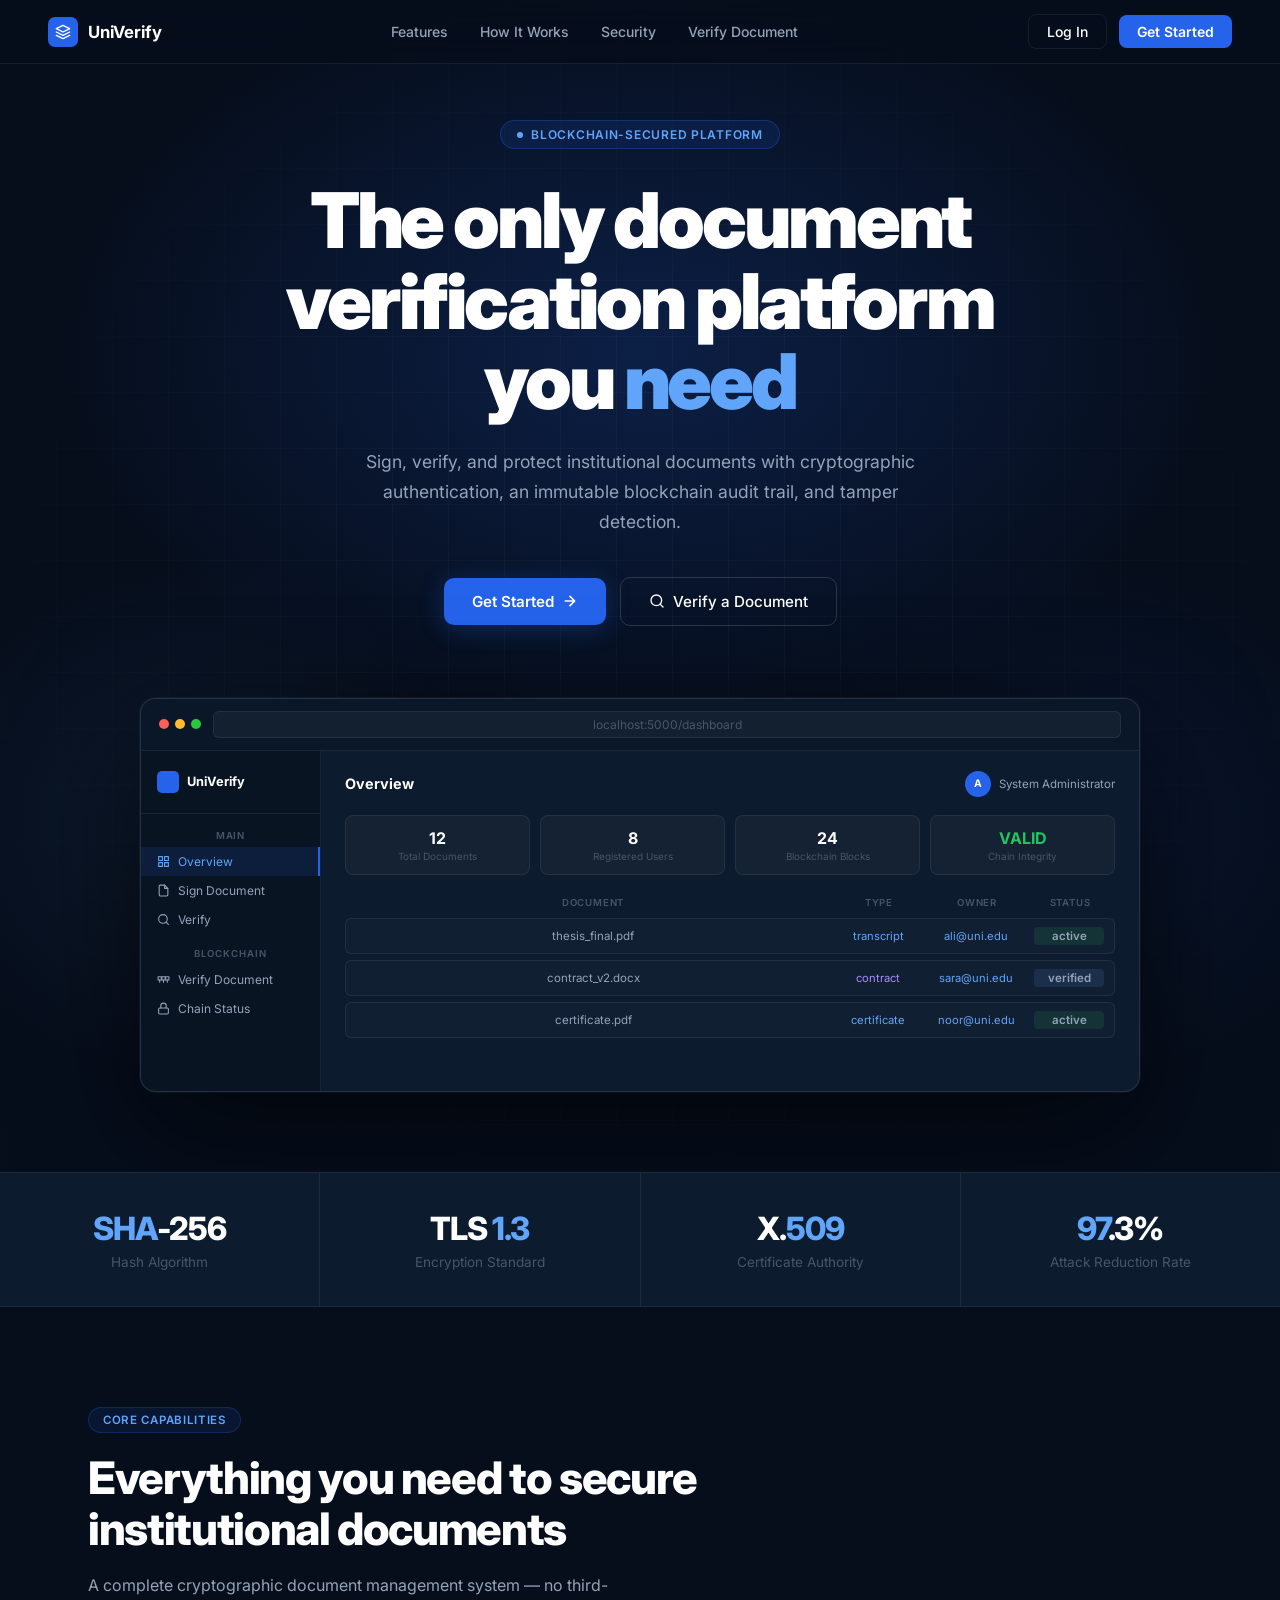
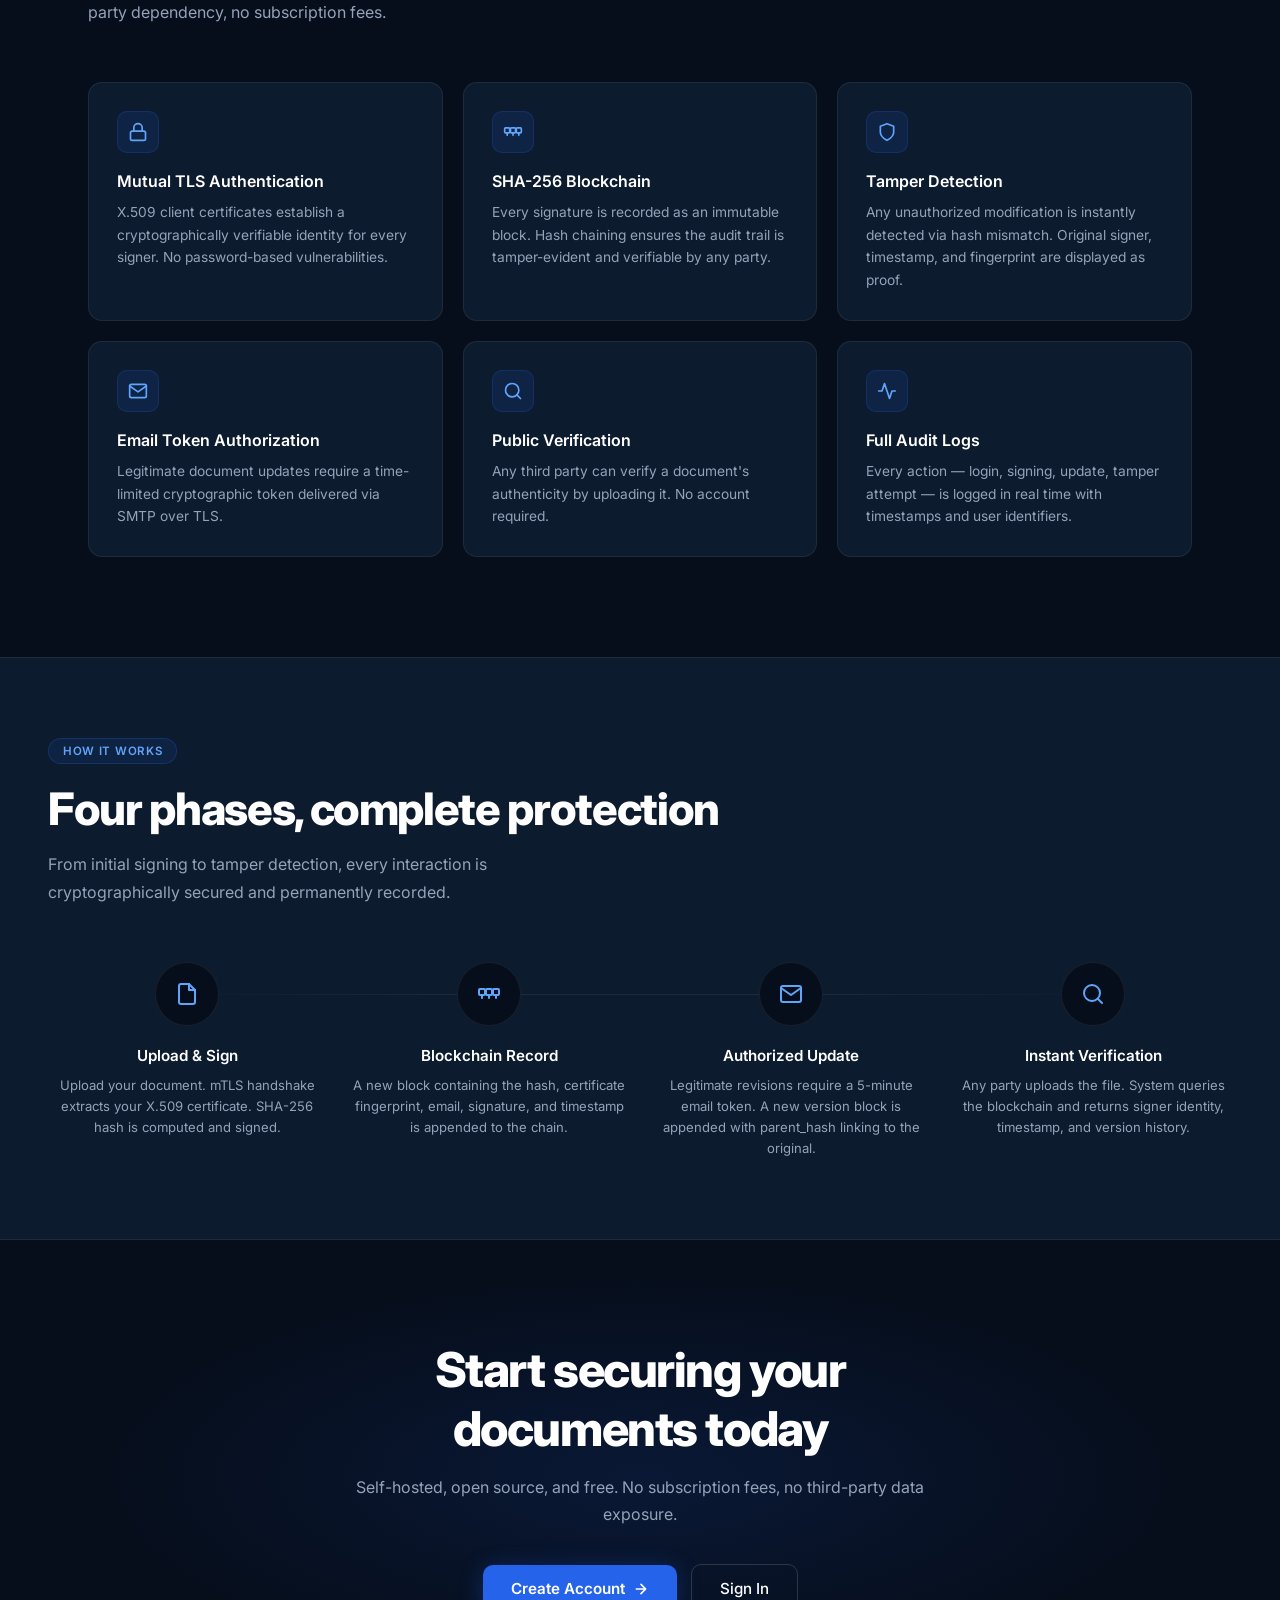
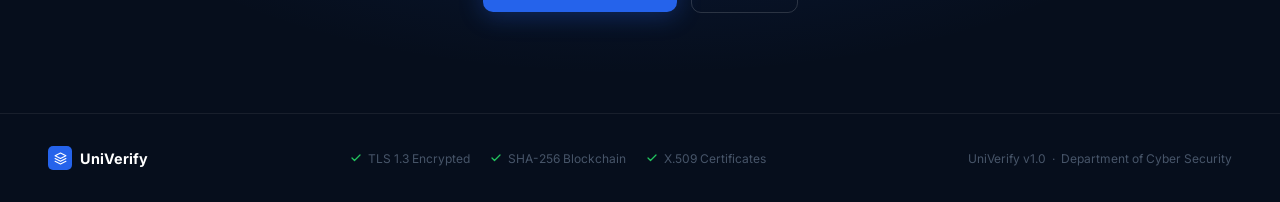
<file: templates/index.html>
<!DOCTYPE html>
<html lang="en">
<head>
    <meta charset="UTF-8">
    <meta name="viewport" content="width=device-width, initial-scale=1.0">
    <title>UniVerify — Blockchain Document Verification</title>
    <link href="https://fonts.googleapis.com/css2?family=Inter:wght@300;400;500;600;700;800;900&display=swap" rel="stylesheet">
    <style>
        :root {
            --bg:#060e1c;--bg-card:#0d1b2e;--border:rgba(255,255,255,0.07);
            --accent:#2563eb;--accent-2:#1d4ed8;--accent-glow:rgba(37,99,235,0.3);
            --text-1:#ffffff;--text-2:#94a3b8;--text-3:#475569;--success:#22c55e;
        }
        *,*::before,*::after{box-sizing:border-box;margin:0;padding:0;}
        html{scroll-behavior:smooth;}
        body{background:var(--bg);font-family:'Inter',sans-serif;color:var(--text-1);overflow-x:hidden;}
        nav{position:fixed;top:0;left:0;right:0;z-index:100;display:flex;align-items:center;justify-content:space-between;padding:0 48px;height:64px;background:rgba(6,14,28,0.85);backdrop-filter:blur(20px);border-bottom:1px solid var(--border);transition:background 0.3s;}
        .nav-brand{display:flex;align-items:center;gap:10px;text-decoration:none;}
        .nav-logo{width:30px;height:30px;background:var(--accent);border-radius:7px;display:flex;align-items:center;justify-content:center;}
        .nav-logo svg{width:16px;height:16px;color:#fff;}
        .nav-name{font-size:1.05rem;font-weight:700;color:var(--text-1);letter-spacing:-0.01em;}
        .nav-links{display:flex;align-items:center;gap:32px;}
        .nav-links a{font-size:0.875rem;font-weight:500;color:var(--text-2);text-decoration:none;transition:color 0.15s;}
        .nav-links a:hover{color:var(--text-1);}
        .nav-actions{display:flex;align-items:center;gap:12px;}
        .btn-ghost{background:transparent;border:1px solid var(--border);color:var(--text-1);border-radius:8px;padding:8px 18px;font-size:0.875rem;font-weight:500;font-family:'Inter',sans-serif;cursor:pointer;text-decoration:none;display:inline-flex;align-items:center;transition:all 0.15s;}
        .btn-ghost:hover{border-color:rgba(255,255,255,0.2);background:rgba(255,255,255,0.04);}
        .btn-nav-cta{background:var(--accent);color:#fff;border:none;border-radius:8px;padding:8px 18px;font-size:0.875rem;font-weight:600;font-family:'Inter',sans-serif;cursor:pointer;text-decoration:none;display:inline-flex;align-items:center;transition:background 0.15s;}
        .btn-nav-cta:hover{background:var(--accent-2);}
        .hero{min-height:100vh;display:flex;flex-direction:column;align-items:center;justify-content:center;text-align:center;padding:120px 24px 80px;position:relative;overflow:hidden;}
        .hero-bg{position:absolute;inset:0;background:radial-gradient(ellipse 70% 50% at 50% 30%,rgba(37,99,235,0.2) 0%,transparent 65%),radial-gradient(ellipse 40% 40% at 15% 70%,rgba(96,165,250,0.08) 0%,transparent 55%),radial-gradient(ellipse 40% 40% at 85% 70%,rgba(37,99,235,0.08) 0%,transparent 55%);}
        .hero-grid{position:absolute;inset:0;background-image:linear-gradient(rgba(255,255,255,0.025) 1px,transparent 1px),linear-gradient(90deg,rgba(255,255,255,0.025) 1px,transparent 1px);background-size:56px 56px;mask-image:radial-gradient(ellipse 80% 80% at 50% 50%,black 30%,transparent 80%);}
        .hero-content{position:relative;z-index:1;max-width:820px;}
        .hero-badge{display:inline-flex;align-items:center;gap:8px;background:rgba(37,99,235,0.12);border:1px solid rgba(37,99,235,0.3);border-radius:20px;padding:6px 16px;font-size:0.75rem;font-weight:600;color:#60a5fa;letter-spacing:0.06em;text-transform:uppercase;margin-bottom:32px;animation:fadeUp 0.6s 0.1s ease both;}
        .badge-dot{width:6px;height:6px;border-radius:50%;background:#60a5fa;animation:pulse 2s infinite;}
        @keyframes pulse{0%,100%{opacity:1}50%{opacity:0.3}}
        .hero-heading{font-size:clamp(2.8rem,6vw,5rem);font-weight:900;line-height:1.05;letter-spacing:-0.04em;color:var(--text-1);margin-bottom:24px;animation:fadeUp 0.6s 0.2s ease both;}
        .hero-heading .blue{color:#60a5fa;}
        .hero-sub{font-size:1.1rem;color:var(--text-2);line-height:1.7;max-width:560px;margin:0 auto 40px;animation:fadeUp 0.6s 0.3s ease both;}
        .hero-actions{display:flex;align-items:center;justify-content:center;gap:14px;flex-wrap:wrap;animation:fadeUp 0.6s 0.4s ease both;}
        .btn-cta{background:var(--accent);color:#fff;border:none;border-radius:10px;padding:14px 28px;font-size:0.95rem;font-weight:600;font-family:'Inter',sans-serif;cursor:pointer;text-decoration:none;display:inline-flex;align-items:center;gap:8px;transition:all 0.15s;box-shadow:0 4px 24px var(--accent-glow);}
        .btn-cta:hover{background:var(--accent-2);transform:translateY(-1px);}
        .btn-cta svg{width:16px;height:16px;}
        .btn-outline{background:transparent;color:var(--text-1);border:1px solid rgba(255,255,255,0.15);border-radius:10px;padding:14px 28px;font-size:0.95rem;font-weight:500;font-family:'Inter',sans-serif;cursor:pointer;text-decoration:none;display:inline-flex;align-items:center;gap:8px;transition:all 0.15s;}
        .btn-outline:hover{border-color:rgba(255,255,255,0.3);background:rgba(255,255,255,0.04);}
        .mockup-wrap{position:relative;z-index:1;margin-top:72px;width:100%;max-width:1000px;animation:fadeUp 0.7s 0.5s ease both;}
        .mockup-glow{position:absolute;inset:-40px;background:radial-gradient(ellipse 60% 40% at 50% 50%,rgba(37,99,235,0.15) 0%,transparent 70%);pointer-events:none;}
        .mockup-frame{background:var(--bg-card);border:1px solid rgba(255,255,255,0.1);border-radius:16px;overflow:hidden;box-shadow:0 40px 120px rgba(0,0,0,0.6),0 0 0 1px rgba(255,255,255,0.05);position:relative;}
        .mockup-bar{background:#0a1728;border-bottom:1px solid var(--border);padding:12px 18px;display:flex;align-items:center;gap:12px;}
        .mockup-dots{display:flex;gap:6px;}
        .mockup-dot{width:10px;height:10px;border-radius:50%;}
        .mockup-url{flex:1;background:rgba(255,255,255,0.04);border:1px solid var(--border);border-radius:6px;padding:5px 12px;font-size:0.75rem;color:var(--text-3);text-align:center;}
        .mockup-body{padding:0;display:grid;grid-template-columns:180px 1fr;min-height:340px;}
        .mock-sidebar{background:#091423;border-right:1px solid var(--border);padding:20px 0;}
        .mock-sidebar-brand{display:flex;align-items:center;gap:8px;padding:0 16px 20px;border-bottom:1px solid var(--border);margin-bottom:16px;}
        .mock-sidebar-logo{width:22px;height:22px;background:var(--accent);border-radius:5px;}
        .mock-sidebar-name{font-size:0.8rem;font-weight:700;color:var(--text-1);}
        .mock-nav-label{font-size:0.6rem;font-weight:600;color:var(--text-3);text-transform:uppercase;letter-spacing:0.1em;padding:0 16px;margin-bottom:6px;margin-top:14px;}
        .mock-nav-item{display:flex;align-items:center;gap:8px;padding:7px 16px;font-size:0.75rem;color:var(--text-2);}
        .mock-nav-item.active{background:rgba(37,99,235,0.12);color:#60a5fa;border-right:2px solid var(--accent);}
        .mock-nav-item svg{width:13px;height:13px;flex-shrink:0;}
        .mock-main{padding:20px 24px;}
        .mock-header{display:flex;align-items:center;justify-content:space-between;margin-bottom:18px;}
        .mock-title{font-size:0.9rem;font-weight:700;color:var(--text-1);}
        .mock-avatar{width:26px;height:26px;border-radius:50%;background:var(--accent);display:flex;align-items:center;justify-content:center;font-size:0.65rem;font-weight:700;}
        .mock-user{display:flex;align-items:center;gap:8px;}
        .mock-username{font-size:0.72rem;color:var(--text-2);}
        .mock-stats{display:grid;grid-template-columns:repeat(4,1fr);gap:10px;margin-bottom:16px;}
        .mock-stat{background:rgba(255,255,255,0.03);border:1px solid var(--border);border-radius:8px;padding:12px;}
        .mock-stat-val{font-size:1rem;font-weight:700;color:var(--text-1);margin-bottom:2px;}
        .mock-stat-val.green{color:var(--success);}
        .mock-stat-lbl{font-size:0.62rem;color:var(--text-3);}
        .mock-table-head{display:grid;grid-template-columns:1fr 80px 100px 70px;gap:8px;padding:6px 10px;margin-bottom:4px;}
        .mock-table-head span{font-size:0.6rem;font-weight:600;color:var(--text-3);text-transform:uppercase;letter-spacing:0.08em;}
        .mock-row{display:grid;grid-template-columns:1fr 80px 100px 70px;gap:8px;padding:8px 10px;background:rgba(255,255,255,0.02);border:1px solid var(--border);border-radius:6px;margin-bottom:6px;align-items:center;}
        .mock-row span{font-size:0.72rem;color:var(--text-2);}
        .mock-badge{font-size:0.6rem;font-weight:600;padding:2px 8px;border-radius:4px;display:inline-block;}
        .badge-active{background:rgba(34,197,94,0.12);color:var(--success);}
        .badge-blue{background:rgba(96,165,250,0.12);color:#60a5fa;}
        .stats-bar{display:flex;justify-content:center;border-top:1px solid var(--border);border-bottom:1px solid var(--border);background:var(--bg-card);}
        .stat-item{flex:1;text-align:center;padding:36px 24px;border-right:1px solid var(--border);}
        .stat-item:last-child{border-right:none;}
        .stat-number{font-size:2rem;font-weight:800;color:var(--text-1);letter-spacing:-0.03em;margin-bottom:6px;}
        .stat-number .blue{color:#60a5fa;}
        .stat-desc{font-size:0.85rem;color:var(--text-3);}
        .section{padding:100px 48px;max-width:1200px;margin:0 auto;}
        .section-eyebrow{display:inline-flex;align-items:center;gap:7px;background:rgba(37,99,235,0.1);border:1px solid rgba(37,99,235,0.25);border-radius:20px;padding:5px 14px;font-size:0.72rem;font-weight:600;color:#60a5fa;letter-spacing:0.06em;text-transform:uppercase;margin-bottom:20px;}
        .section-heading{font-size:clamp(1.8rem,3.5vw,2.8rem);font-weight:800;letter-spacing:-0.03em;color:var(--text-1);margin-bottom:16px;line-height:1.15;}
        .section-sub{font-size:1rem;color:var(--text-2);line-height:1.7;max-width:520px;margin-bottom:56px;}
        .features-grid{display:grid;grid-template-columns:repeat(3,1fr);gap:20px;}
        .feat-card{background:var(--bg-card);border:1px solid var(--border);border-radius:14px;padding:28px;transition:border-color 0.2s,transform 0.2s;}
        .feat-card:hover{border-color:rgba(37,99,235,0.4);transform:translateY(-3px);}
        .feat-icon{width:42px;height:42px;background:rgba(37,99,235,0.12);border:1px solid rgba(37,99,235,0.2);border-radius:10px;display:flex;align-items:center;justify-content:center;margin-bottom:18px;}
        .feat-icon svg{width:20px;height:20px;color:#60a5fa;}
        .feat-title{font-size:1rem;font-weight:600;color:var(--text-1);margin-bottom:10px;}
        .feat-desc{font-size:0.86rem;color:var(--text-2);line-height:1.65;}
        .how-section{padding:80px 48px;background:var(--bg-card);border-top:1px solid var(--border);border-bottom:1px solid var(--border);}
        .how-inner{max-width:1200px;margin:0 auto;}
        .steps-grid{display:grid;grid-template-columns:repeat(4,1fr);gap:24px;margin-top:56px;position:relative;}
        .steps-grid::before{content:'';position:absolute;top:32px;left:10%;right:10%;height:1px;background:linear-gradient(90deg,transparent,var(--border),var(--border),transparent);}
        .step-card{text-align:center;}
        .step-num{width:64px;height:64px;border-radius:50%;background:var(--bg);border:1px solid var(--border);display:flex;align-items:center;justify-content:center;margin:0 auto 20px;position:relative;z-index:1;}
        .step-num svg{width:24px;height:24px;color:#60a5fa;}
        .step-title{font-size:0.95rem;font-weight:600;color:var(--text-1);margin-bottom:10px;}
        .step-desc{font-size:0.82rem;color:var(--text-2);line-height:1.6;}
        .cta-section{padding:100px 48px;text-align:center;position:relative;overflow:hidden;}
        .cta-section::before{content:'';position:absolute;inset:0;background:radial-gradient(ellipse 60% 60% at 50% 50%,rgba(37,99,235,0.12) 0%,transparent 70%);}
        .cta-inner{position:relative;z-index:1;max-width:600px;margin:0 auto;}
        .cta-heading{font-size:clamp(2rem,4vw,3rem);font-weight:800;letter-spacing:-0.03em;margin-bottom:16px;}
        .cta-sub{font-size:1rem;color:var(--text-2);margin-bottom:36px;line-height:1.7;}
        footer{border-top:1px solid var(--border);padding:32px 48px;display:flex;align-items:center;justify-content:space-between;flex-wrap:wrap;gap:16px;}
        .footer-brand{display:flex;align-items:center;gap:8px;text-decoration:none;}
        .footer-brand-name{font-size:0.9rem;font-weight:700;color:var(--text-1);}
        .footer-badges{display:flex;align-items:center;gap:20px;flex-wrap:wrap;}
        .footer-badge{display:flex;align-items:center;gap:6px;font-size:0.75rem;color:var(--text-3);}
        .footer-badge svg{color:var(--success);width:12px;height:12px;}
        .footer-copy{font-size:0.75rem;color:var(--text-3);}
        @keyframes fadeUp{from{opacity:0;transform:translateY(20px)}to{opacity:1;transform:translateY(0)}}
        .reveal{opacity:0;transform:translateY(24px);transition:opacity 0.6s ease,transform 0.6s ease;}
        .reveal.visible{opacity:1;transform:translateY(0);}
        @media(max-width:900px){nav{padding:0 20px;}.nav-links{display:none;}.mockup-body{grid-template-columns:1fr;}.mock-sidebar{display:none;}.features-grid{grid-template-columns:1fr;}.steps-grid{grid-template-columns:1fr 1fr;}.stats-bar{flex-wrap:wrap;}.stat-item{flex:1 1 50%;}.section,.cta-section{padding:60px 24px;}footer{padding:24px;flex-direction:column;text-align:center;}}
    </style>
</head>
<body>
<nav id="navbar">
    <a href="/" class="nav-brand">
        <div class="nav-logo"><svg viewBox="0 0 24 24" fill="none" stroke="currentColor" stroke-width="2" stroke-linecap="round" stroke-linejoin="round"><path d="M12 2L2 7l10 5 10-5-10-5z"/><path d="M2 17l10 5 10-5"/><path d="M2 12l10 5 10-5"/></svg></div>
        <span class="nav-name">UniVerify</span>
    </a>
    <div class="nav-links">
        <a href="#features">Features</a>
        <a href="#how">How It Works</a>
        <a href="/security">Security</a>
        <a href="/verify_public">Verify Document</a>
    </div>
    <div class="nav-actions">
        <a href="/login" class="btn-ghost">Log In</a>
        <a href="/register" class="btn-nav-cta">Get Started</a>
    </div>
</nav>

<section class="hero">
    <div class="hero-bg"></div>
    <div class="hero-grid"></div>
    <div class="hero-content">
        <div class="hero-badge"><div class="badge-dot"></div>Blockchain-Secured Platform</div>
        <h1 class="hero-heading">The only document<br>verification platform<br>you <span class="blue">need</span></h1>
        <p class="hero-sub">Sign, verify, and protect institutional documents with cryptographic authentication, an immutable blockchain audit trail, and tamper detection.</p>
        <div class="hero-actions">
            <a href="/register" class="btn-cta">Get Started <svg viewBox="0 0 24 24" fill="none" stroke="currentColor" stroke-width="2.5" stroke-linecap="round" stroke-linejoin="round"><path d="M5 12h14M12 5l7 7-7 7"/></svg></a>
            <a href="/verify_public" class="btn-outline"><svg width="16" height="16" viewBox="0 0 24 24" fill="none" stroke="currentColor" stroke-width="2" stroke-linecap="round" stroke-linejoin="round"><circle cx="11" cy="11" r="8"/><path d="m21 21-4.35-4.35"/></svg>Verify a Document</a>
        </div>
    </div>
    <div class="mockup-wrap">
        <div class="mockup-glow"></div>
        <div class="mockup-frame">
            <div class="mockup-bar">
                <div class="mockup-dots"><div class="mockup-dot" style="background:#ff5f57;"></div><div class="mockup-dot" style="background:#febc2e;"></div><div class="mockup-dot" style="background:#28c840;"></div></div>
                <div class="mockup-url">localhost:5000/dashboard</div>
            </div>
            <div class="mockup-body">
                <div class="mock-sidebar">
                    <div class="mock-sidebar-brand"><div class="mock-sidebar-logo"></div><span class="mock-sidebar-name">UniVerify</span></div>
                    <div class="mock-nav-label">Main</div>
                    <div class="mock-nav-item active"><svg viewBox="0 0 24 24" fill="none" stroke="currentColor" stroke-width="2" stroke-linecap="round" stroke-linejoin="round"><rect x="3" y="3" width="7" height="7"/><rect x="14" y="3" width="7" height="7"/><rect x="14" y="14" width="7" height="7"/><rect x="3" y="14" width="7" height="7"/></svg>Overview</div>
                    <div class="mock-nav-item"><svg viewBox="0 0 24 24" fill="none" stroke="currentColor" stroke-width="2" stroke-linecap="round" stroke-linejoin="round"><path d="M14 2H6a2 2 0 0 0-2 2v16a2 2 0 0 0 2 2h12a2 2 0 0 0 2-2V8z"/><polyline points="14 2 14 8 20 8"/></svg>Sign Document</div>
                    <div class="mock-nav-item"><svg viewBox="0 0 24 24" fill="none" stroke="currentColor" stroke-width="2" stroke-linecap="round" stroke-linejoin="round"><circle cx="11" cy="11" r="8"/><path d="m21 21-4.35-4.35"/></svg>Verify</div>
                    <div class="mock-nav-label">Blockchain</div>
                    <div class="mock-nav-item"><svg viewBox="0 0 24 24" fill="none" stroke="currentColor" stroke-width="2" stroke-linecap="round" stroke-linejoin="round"><rect x="2" y="7" width="6" height="6"/><rect x="9" y="7" width="6" height="6"/><rect x="16" y="7" width="6" height="6"/><path d="M5 13v4M12 13v4M19 13v4"/></svg>Verify Document</div>
                    <div class="mock-nav-item"><svg viewBox="0 0 24 24" fill="none" stroke="currentColor" stroke-width="2" stroke-linecap="round" stroke-linejoin="round"><rect x="3" y="11" width="18" height="11" rx="2"/><path d="M7 11V7a5 5 0 0 1 10 0v4"/></svg>Chain Status</div>
                </div>
                <div class="mock-main">
                    <div class="mock-header"><span class="mock-title">Overview</span><div class="mock-user"><div class="mock-avatar">A</div><span class="mock-username">System Administrator</span></div></div>
                    <div class="mock-stats">
                        <div class="mock-stat"><div class="mock-stat-val">12</div><div class="mock-stat-lbl">Total Documents</div></div>
                        <div class="mock-stat"><div class="mock-stat-val">8</div><div class="mock-stat-lbl">Registered Users</div></div>
                        <div class="mock-stat"><div class="mock-stat-val">24</div><div class="mock-stat-lbl">Blockchain Blocks</div></div>
                        <div class="mock-stat"><div class="mock-stat-val green">VALID</div><div class="mock-stat-lbl">Chain Integrity</div></div>
                    </div>
                    <div class="mock-table-head"><span>Document</span><span>Type</span><span>Owner</span><span>Status</span></div>
                    <div class="mock-row"><span>thesis_final.pdf</span><span style="color:#60a5fa;font-size:0.7rem;">transcript</span><span style="color:#60a5fa;font-size:0.7rem;">ali@uni.edu</span><span class="mock-badge badge-active">active</span></div>
                    <div class="mock-row"><span>contract_v2.docx</span><span style="color:#a78bfa;font-size:0.7rem;">contract</span><span style="color:#60a5fa;font-size:0.7rem;">sara@uni.edu</span><span class="mock-badge badge-blue">verified</span></div>
                    <div class="mock-row"><span>certificate.pdf</span><span style="color:#60a5fa;font-size:0.7rem;">certificate</span><span style="color:#60a5fa;font-size:0.7rem;">noor@uni.edu</span><span class="mock-badge badge-active">active</span></div>
                </div>
            </div>
        </div>
    </div>
</section>

<div class="stats-bar reveal">
    <div class="stat-item"><div class="stat-number"><span class="blue">SHA</span>-256</div><div class="stat-desc">Hash Algorithm</div></div>
    <div class="stat-item"><div class="stat-number">TLS <span class="blue">1.3</span></div><div class="stat-desc">Encryption Standard</div></div>
    <div class="stat-item"><div class="stat-number">X.<span class="blue">509</span></div><div class="stat-desc">Certificate Authority</div></div>
    <div class="stat-item"><div class="stat-number"><span class="blue">97</span>.3%</div><div class="stat-desc">Attack Reduction Rate</div></div>
</div>

<div id="features"><div class="section reveal">
    <div class="section-eyebrow">Core Capabilities</div>
    <h2 class="section-heading">Everything you need to secure<br>institutional documents</h2>
    <p class="section-sub">A complete cryptographic document management system — no third-party dependency, no subscription fees.</p>
    <div class="features-grid">
        <div class="feat-card"><div class="feat-icon"><svg viewBox="0 0 24 24" fill="none" stroke="currentColor" stroke-width="2" stroke-linecap="round" stroke-linejoin="round"><rect x="3" y="11" width="18" height="11" rx="2"/><path d="M7 11V7a5 5 0 0 1 10 0v4"/></svg></div><div class="feat-title">Mutual TLS Authentication</div><div class="feat-desc">X.509 client certificates establish a cryptographically verifiable identity for every signer. No password-based vulnerabilities.</div></div>
        <div class="feat-card"><div class="feat-icon"><svg viewBox="0 0 24 24" fill="none" stroke="currentColor" stroke-width="2" stroke-linecap="round" stroke-linejoin="round"><rect x="2" y="7" width="6" height="6" rx="1"/><rect x="9" y="7" width="6" height="6" rx="1"/><rect x="16" y="7" width="6" height="6" rx="1"/><path d="M5 13v3M12 13v3M19 13v3"/></svg></div><div class="feat-title">SHA-256 Blockchain</div><div class="feat-desc">Every signature is recorded as an immutable block. Hash chaining ensures the audit trail is tamper-evident and verifiable by any party.</div></div>
        <div class="feat-card"><div class="feat-icon"><svg viewBox="0 0 24 24" fill="none" stroke="currentColor" stroke-width="2" stroke-linecap="round" stroke-linejoin="round"><path d="M12 22s8-4 8-10V5l-8-3-8 3v7c0 6 8 10 8 10z"/></svg></div><div class="feat-title">Tamper Detection</div><div class="feat-desc">Any unauthorized modification is instantly detected via hash mismatch. Original signer, timestamp, and fingerprint are displayed as proof.</div></div>
        <div class="feat-card"><div class="feat-icon"><svg viewBox="0 0 24 24" fill="none" stroke="currentColor" stroke-width="2" stroke-linecap="round" stroke-linejoin="round"><path d="M4 4h16c1.1 0 2 .9 2 2v12c0 1.1-.9 2-2 2H4c-1.1 0-2-.9-2-2V6c0-1.1.9-2 2-2z"/><polyline points="22,6 12,13 2,6"/></svg></div><div class="feat-title">Email Token Authorization</div><div class="feat-desc">Legitimate document updates require a time-limited cryptographic token delivered via SMTP over TLS.</div></div>
        <div class="feat-card"><div class="feat-icon"><svg viewBox="0 0 24 24" fill="none" stroke="currentColor" stroke-width="2" stroke-linecap="round" stroke-linejoin="round"><circle cx="11" cy="11" r="8"/><path d="m21 21-4.35-4.35"/></svg></div><div class="feat-title">Public Verification</div><div class="feat-desc">Any third party can verify a document's authenticity by uploading it. No account required.</div></div>
        <div class="feat-card"><div class="feat-icon"><svg viewBox="0 0 24 24" fill="none" stroke="currentColor" stroke-width="2" stroke-linecap="round" stroke-linejoin="round"><polyline points="22 12 18 12 15 21 9 3 6 12 2 12"/></svg></div><div class="feat-title">Full Audit Logs</div><div class="feat-desc">Every action — login, signing, update, tamper attempt — is logged in real time with timestamps and user identifiers.</div></div>
    </div>
</div></div>

<div class="how-section" id="how"><div class="how-inner">
    <div class="section-eyebrow reveal">How It Works</div>
    <h2 class="section-heading reveal">Four phases, complete protection</h2>
    <p class="section-sub reveal">From initial signing to tamper detection, every interaction is cryptographically secured and permanently recorded.</p>
    <div class="steps-grid reveal">
        <div class="step-card"><div class="step-num"><svg viewBox="0 0 24 24" fill="none" stroke="currentColor" stroke-width="2" stroke-linecap="round" stroke-linejoin="round"><path d="M14 2H6a2 2 0 0 0-2 2v16a2 2 0 0 0 2 2h12a2 2 0 0 0 2-2V8z"/><polyline points="14 2 14 8 20 8"/></svg></div><div class="step-title">Upload &amp; Sign</div><div class="step-desc">Upload your document. mTLS handshake extracts your X.509 certificate. SHA-256 hash is computed and signed.</div></div>
        <div class="step-card"><div class="step-num"><svg viewBox="0 0 24 24" fill="none" stroke="currentColor" stroke-width="2" stroke-linecap="round" stroke-linejoin="round"><rect x="2" y="7" width="6" height="6" rx="1"/><rect x="9" y="7" width="6" height="6" rx="1"/><rect x="16" y="7" width="6" height="6" rx="1"/><path d="M5 13v3M12 13v3M19 13v3"/></svg></div><div class="step-title">Blockchain Record</div><div class="step-desc">A new block containing the hash, certificate fingerprint, email, signature, and timestamp is appended to the chain.</div></div>
        <div class="step-card"><div class="step-num"><svg viewBox="0 0 24 24" fill="none" stroke="currentColor" stroke-width="2" stroke-linecap="round" stroke-linejoin="round"><path d="M4 4h16c1.1 0 2 .9 2 2v12c0 1.1-.9 2-2 2H4c-1.1 0-2-.9-2-2V6c0-1.1.9-2 2-2z"/><polyline points="22,6 12,13 2,6"/></svg></div><div class="step-title">Authorized Update</div><div class="step-desc">Legitimate revisions require a 5-minute email token. A new version block is appended with parent_hash linking to the original.</div></div>
        <div class="step-card"><div class="step-num"><svg viewBox="0 0 24 24" fill="none" stroke="currentColor" stroke-width="2" stroke-linecap="round" stroke-linejoin="round"><circle cx="11" cy="11" r="8"/><path d="m21 21-4.35-4.35"/></svg></div><div class="step-title">Instant Verification</div><div class="step-desc">Any party uploads the file. System queries the blockchain and returns signer identity, timestamp, and version history.</div></div>
    </div>
</div></div>

<section class="cta-section reveal">
    <div class="cta-inner">
        <h2 class="cta-heading">Start securing your documents today</h2>
        <p class="cta-sub">Self-hosted, open source, and free. No subscription fees, no third-party data exposure.</p>
        <div class="hero-actions">
            <a href="/register" class="btn-cta">Create Account <svg viewBox="0 0 24 24" fill="none" stroke="currentColor" stroke-width="2.5" stroke-linecap="round" stroke-linejoin="round"><path d="M5 12h14M12 5l7 7-7 7"/></svg></a>
            <a href="/verify_public" class="btn-outline">Sign In</a>
        </div>
    </div>
</section>

<footer>
    <a href="/" class="footer-brand"><div class="nav-logo" style="width:24px;height:24px;border-radius:5px;"><svg viewBox="0 0 24 24" fill="none" stroke="currentColor" stroke-width="2" stroke-linecap="round" stroke-linejoin="round" style="width:13px;height:13px;"><path d="M12 2L2 7l10 5 10-5-10-5z"/><path d="M2 17l10 5 10-5"/><path d="M2 12l10 5 10-5"/></svg></div><span class="footer-brand-name">UniVerify</span></a>
    <div class="footer-badges">
        <div class="footer-badge"><svg viewBox="0 0 24 24" fill="none" stroke="currentColor" stroke-width="2.5" stroke-linecap="round" stroke-linejoin="round"><polyline points="20 6 9 17 4 12"/></svg>TLS 1.3 Encrypted</div>
        <div class="footer-badge"><svg viewBox="0 0 24 24" fill="none" stroke="currentColor" stroke-width="2.5" stroke-linecap="round" stroke-linejoin="round"><polyline points="20 6 9 17 4 12"/></svg>SHA-256 Blockchain</div>
        <div class="footer-badge"><svg viewBox="0 0 24 24" fill="none" stroke="currentColor" stroke-width="2.5" stroke-linecap="round" stroke-linejoin="round"><polyline points="20 6 9 17 4 12"/></svg>X.509 Certificates</div>
    </div>
    <div class="footer-copy">UniVerify v1.0 &nbsp;·&nbsp; Department of Cyber Security</div>
</footer>

<script>
const observer=new IntersectionObserver((entries)=>{entries.forEach(e=>{if(e.isIntersecting)e.target.classList.add('visible');});},{threshold:0.1});
document.querySelectorAll('.reveal').forEach(el=>observer.observe(el));
window.addEventListener('scroll',()=>{const nav=document.getElementById('navbar');nav.style.background=window.scrollY>40?'rgba(6,14,28,0.97)':'rgba(6,14,28,0.85)';});
</script>
</body>
</html>
</file>
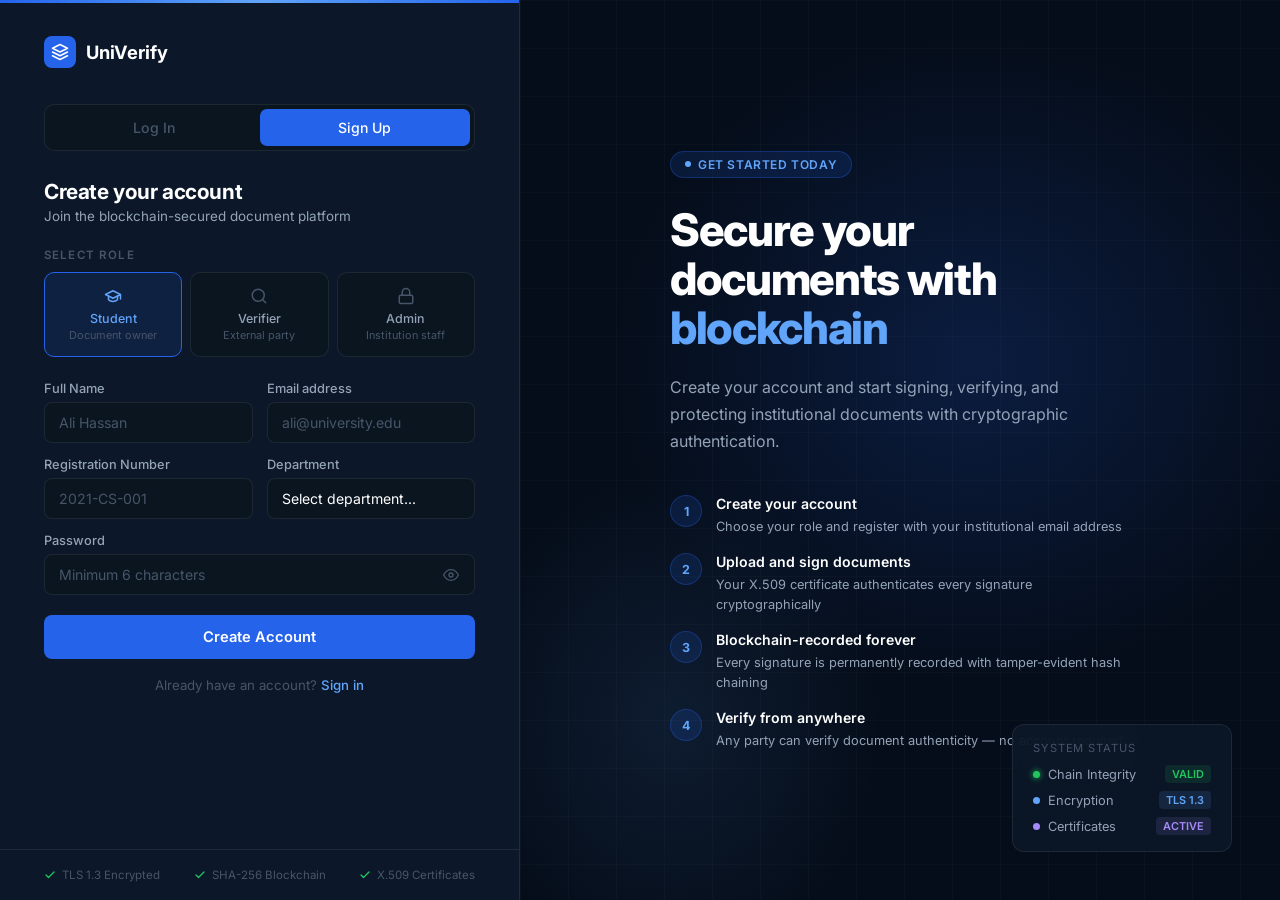
<file: templates/register.html>
<!DOCTYPE html>
<html lang="en">
<head>
    <meta charset="UTF-8">
    <meta name="viewport" content="width=device-width, initial-scale=1.0">
    <title>UniVerify — Create Account</title>
    <link href="https://fonts.googleapis.com/css2?family=Inter:wght@400;500;600;700;800&display=swap" rel="stylesheet">
    <style>
        :root{--bg:#050d1a;--bg-card:#0c1829;--bg-input:#0a1520;--border:rgba(255,255,255,0.08);--accent:#2563eb;--accent-2:#1d4ed8;--accent-glow:rgba(37,99,235,0.25);--text-1:#ffffff;--text-2:#94a3b8;--text-3:#475569;--success:#22c55e;--error:#ef4444;}
        *,*::before,*::after{box-sizing:border-box;margin:0;padding:0;}
        body{background:var(--bg);min-height:100vh;display:grid;grid-template-columns:520px 1fr;font-family:'Inter',sans-serif;color:var(--text-1);overflow:hidden;}
        .form-panel{background:var(--bg-card);border-right:1px solid var(--border);display:flex;flex-direction:column;min-height:100vh;position:relative;animation:slideIn 0.4s ease both;}
        @keyframes slideIn{from{transform:translateX(-20px);opacity:0;}to{transform:translateX(0);opacity:1;}}
        .form-panel::before{content:'';position:absolute;top:0;left:0;right:0;height:3px;background:linear-gradient(90deg,var(--accent),#60a5fa,var(--accent));}
        .form-scroll{flex:1;overflow-y:auto;padding:36px 44px 24px;display:flex;flex-direction:column;}
        .brand{display:flex;align-items:center;gap:10px;margin-bottom:36px;}
        .brand-logo{width:32px;height:32px;background:var(--accent);border-radius:8px;display:flex;align-items:center;justify-content:center;}
        .brand-logo svg{width:18px;height:18px;color:#fff;}
        .brand-name{font-size:1.15rem;font-weight:700;letter-spacing:-0.01em;}
        .tab-bar{display:grid;grid-template-columns:1fr 1fr;background:var(--bg-input);border:1px solid var(--border);border-radius:10px;padding:4px;margin-bottom:28px;}
        .tab-btn{background:transparent;border:none;border-radius:7px;padding:10px;font-size:0.88rem;font-weight:500;font-family:'Inter',sans-serif;color:var(--text-3);cursor:pointer;transition:all 0.2s;}
        .tab-btn.active{background:var(--accent);color:#fff;}
        .form-heading{font-size:1.3rem;font-weight:700;color:var(--text-1);letter-spacing:-0.02em;margin-bottom:4px;}
        .form-subheading{font-size:0.84rem;color:var(--text-2);margin-bottom:24px;}
        .section-label{font-size:0.72rem;font-weight:600;color:var(--text-3);text-transform:uppercase;letter-spacing:0.1em;margin-bottom:10px;}
        .role-grid{display:grid;grid-template-columns:repeat(3,1fr);gap:8px;margin-bottom:24px;}
        .role-card{background:var(--bg-input);border:1px solid var(--border);border-radius:10px;padding:14px 10px;text-align:center;cursor:pointer;transition:all 0.18s;user-select:none;}
        .role-card:hover{border-color:rgba(37,99,235,0.4);}
        .role-card.active{background:rgba(37,99,235,0.12);border-color:var(--accent);}
        .role-card svg{display:block;margin:0 auto 6px;color:var(--text-3);width:18px;height:18px;transition:color 0.18s;}
        .role-card.active svg{color:#60a5fa;}
        .role-name{font-size:0.78rem;font-weight:500;color:var(--text-2);}
        .role-card.active .role-name{color:#60a5fa;}
        .role-desc{font-size:0.68rem;color:var(--text-3);margin-top:2px;}
        .fields-row{display:grid;grid-template-columns:1fr 1fr;gap:14px;}
        .field{margin-bottom:14px;}
        .field label{display:block;font-size:0.8rem;font-weight:500;color:var(--text-2);margin-bottom:6px;}
        .field input,.field select{width:100%;background:var(--bg-input);border:1px solid var(--border);border-radius:8px;color:var(--text-1);padding:11px 14px;font-size:0.88rem;font-family:'Inter',sans-serif;outline:none;transition:border-color 0.15s,box-shadow 0.15s;}
        .field input::placeholder{color:var(--text-3);}
        .field input:focus,.field select:focus{border-color:var(--accent);box-shadow:0 0 0 3px var(--accent-glow);}
        .field select{appearance:none;cursor:pointer;}
        .field select option{background:#0c1829;color:var(--text-1);}
        .pw-wrap{position:relative;}
        .pw-wrap input{padding-right:44px;}
        .pw-toggle{position:absolute;right:12px;top:50%;transform:translateY(-50%);background:none;border:none;cursor:pointer;color:var(--text-3);display:flex;align-items:center;padding:4px;transition:color 0.15s;}
        .pw-toggle:hover{color:var(--text-2);}
        .alert-err{background:rgba(239,68,68,0.08);border:1px solid rgba(239,68,68,0.3);border-radius:8px;padding:11px 14px;margin-bottom:14px;font-size:0.84rem;color:var(--error);}
        .alert-ok{background:rgba(34,197,94,0.08);border:1px solid rgba(34,197,94,0.3);border-radius:8px;padding:11px 14px;margin-bottom:14px;font-size:0.84rem;color:var(--success);}
        .btn-primary{width:100%;background:var(--accent);color:#fff;border:none;border-radius:8px;padding:13px;font-size:0.92rem;font-weight:600;font-family:'Inter',sans-serif;cursor:pointer;transition:all 0.15s;margin-top:6px;}
        .btn-primary:hover{background:var(--accent-2);box-shadow:0 4px 20px var(--accent-glow);}
        .btn-primary:disabled{opacity:0.5;cursor:not-allowed;}
        .form-footer{text-align:center;margin-top:18px;font-size:0.83rem;color:var(--text-3);}
        .form-footer a{color:#60a5fa;text-decoration:none;font-weight:500;}
        .form-footer a:hover{text-decoration:underline;}
        .panel-footer{padding:18px 44px;border-top:1px solid var(--border);display:flex;align-items:center;justify-content:space-between;flex-wrap:wrap;gap:8px;}
        .footer-badge{display:flex;align-items:center;gap:6px;font-size:0.72rem;color:var(--text-3);}
        .footer-badge svg{color:var(--success);width:12px;height:12px;}
        .info-panel{position:relative;overflow:hidden;display:flex;align-items:center;justify-content:center;}
        .info-panel::before{content:'';position:absolute;inset:0;background:radial-gradient(ellipse 80% 60% at 60% 40%,rgba(37,99,235,0.18) 0%,transparent 60%),radial-gradient(ellipse 50% 50% at 20% 80%,rgba(96,165,250,0.1) 0%,transparent 55%);}
        .info-panel::after{content:'';position:absolute;inset:0;background-image:linear-gradient(rgba(255,255,255,0.02) 1px,transparent 1px),linear-gradient(90deg,rgba(255,255,255,0.02) 1px,transparent 1px);background-size:48px 48px;}
        .info-content{position:relative;z-index:1;padding:60px;max-width:580px;animation:fadeUp 0.5s 0.15s ease both;}
        @keyframes fadeUp{from{transform:translateY(20px);opacity:0;}to{transform:translateY(0);opacity:1;}}
        .info-eyebrow{display:inline-flex;align-items:center;gap:7px;background:rgba(37,99,235,0.15);border:1px solid rgba(37,99,235,0.3);border-radius:20px;padding:5px 14px;font-size:0.75rem;font-weight:600;color:#60a5fa;letter-spacing:0.05em;text-transform:uppercase;margin-bottom:28px;}
        .eyebrow-dot{width:6px;height:6px;border-radius:50%;background:#60a5fa;animation:pulse 2s infinite;}
        @keyframes pulse{0%,100%{opacity:1}50%{opacity:0.3}}
        .info-heading{font-size:2.8rem;font-weight:800;line-height:1.1;letter-spacing:-0.03em;margin-bottom:20px;}
        .info-heading .blue{color:#60a5fa;}
        .info-sub{font-size:1rem;color:var(--text-2);line-height:1.7;margin-bottom:40px;max-width:440px;}
        .steps-list{display:flex;flex-direction:column;gap:18px;}
        .step-item{display:flex;align-items:flex-start;gap:14px;}
        .step-num{width:32px;height:32px;border-radius:50%;background:rgba(37,99,235,0.15);border:1px solid rgba(37,99,235,0.3);display:flex;align-items:center;justify-content:center;font-size:0.78rem;font-weight:700;color:#60a5fa;flex-shrink:0;}
        .step-text strong{display:block;font-size:0.88rem;font-weight:600;color:var(--text-1);margin-bottom:3px;}
        .step-text span{font-size:0.8rem;color:var(--text-2);}
        .float-card{position:absolute;bottom:48px;right:48px;background:rgba(12,24,41,0.85);border:1px solid var(--border);border-radius:12px;padding:16px 20px;backdrop-filter:blur(20px);z-index:2;min-width:220px;}
        .float-card-label{font-size:0.7rem;color:var(--text-3);text-transform:uppercase;letter-spacing:0.08em;margin-bottom:10px;}
        .float-card-row{display:flex;align-items:center;gap:8px;margin-bottom:8px;}
        .float-card-row:last-child{margin-bottom:0;}
        .fc-dot{width:7px;height:7px;border-radius:50%;flex-shrink:0;}
        .fc-text{font-size:0.8rem;color:var(--text-2);flex:1;}
        .fc-badge{font-size:0.68rem;font-weight:600;padding:2px 7px;border-radius:4px;}
        #studentFields{display:grid;}
        @media(max-width:900px){body{grid-template-columns:1fr;}.info-panel{display:none;}.form-scroll{padding:28px 24px;}.panel-footer{padding:14px 24px;}}
    </style>
</head>
<body>
<div class="form-panel">
    <div class="form-scroll">
        <div class="brand">
            <div class="brand-logo"><svg viewBox="0 0 24 24" fill="none" stroke="currentColor" stroke-width="2" stroke-linecap="round" stroke-linejoin="round"><path d="M12 2L2 7l10 5 10-5-10-5z"/><path d="M2 17l10 5 10-5"/><path d="M2 12l10 5 10-5"/></svg></div>
            <span class="brand-name">UniVerify</span>
        </div>
        <div class="tab-bar">
            <button class="tab-btn" onclick="window.location.href='/login'">Log In</button>
            <button class="tab-btn active">Sign Up</button>
        </div>
        <div class="form-heading">Create your account</div>
        <div class="form-subheading">Join the blockchain-secured document platform</div>
        <div class="section-label">Select Role</div>
        <div class="role-grid">
            <div class="role-card active" id="role-student" onclick="selectRole('student',this)">
                <svg viewBox="0 0 24 24" fill="none" stroke="currentColor" stroke-width="2" stroke-linecap="round" stroke-linejoin="round"><path d="M22 10v6M2 10l10-5 10 5-10 5z"/><path d="M6 12v5c3 3 9 3 12 0v-5"/></svg>
                <div class="role-name">Student</div><div class="role-desc">Document owner</div>
            </div>
            <div class="role-card" id="role-verifier" onclick="selectRole('verifier',this)">
                <svg viewBox="0 0 24 24" fill="none" stroke="currentColor" stroke-width="2" stroke-linecap="round" stroke-linejoin="round"><circle cx="11" cy="11" r="8"/><path d="m21 21-4.35-4.35"/></svg>
                <div class="role-name">Verifier</div><div class="role-desc">External party</div>
            </div>
            <div class="role-card" id="role-admin" onclick="selectRole('admin',this)">
                <svg viewBox="0 0 24 24" fill="none" stroke="currentColor" stroke-width="2" stroke-linecap="round" stroke-linejoin="round"><rect x="3" y="11" width="18" height="11" rx="2"/><path d="M7 11V7a5 5 0 0 1 10 0v4"/></svg>
                <div class="role-name">Admin</div><div class="role-desc">Institution staff</div>
            </div>
        </div>
        <input type="hidden" id="roleInput" value="student">
        <div id="alertBox"></div>
        <form id="registerForm">
            <div class="fields-row">
                <div class="field">
                    <label>Full Name</label>
                    <input type="text" id="full_name" placeholder="Ali Hassan" required>
                </div>
                <div class="field">
                    <label>Email address</label>
                    <input type="email" id="email" placeholder="ali@university.edu" required>
                </div>
            </div>
            <div class="fields-row" id="studentFields">
                <div class="field">
                    <label>Registration Number</label>
                    <input type="text" id="reg_number" placeholder="2021-CS-001">
                </div>
                <div class="field">
                    <label>Department</label>
                    <select id="department">
                        <option value="">Select department...</option>
                        <option>Computer Science</option>
                        <option>Software Engineering</option>
                        <option>Electrical Engineering</option>
                        <option>Business Administration</option>
                        <option>Mathematics</option>
                        <option>Physics</option>
                        <option>Other</option>
                    </select>
                </div>
            </div>
            <div class="field">
                <label>Password</label>
                <div class="pw-wrap">
                    <input type="password" id="password" placeholder="Minimum 6 characters" required>
                    <button type="button" class="pw-toggle" onclick="togglePw()">
                        <svg id="eyeIco" width="16" height="16" viewBox="0 0 24 24" fill="none" stroke="currentColor" stroke-width="2" stroke-linecap="round" stroke-linejoin="round"><path d="M1 12s4-8 11-8 11 8 11 8-4 8-11 8-11-8-11-8z"/><circle cx="12" cy="12" r="3"/></svg>
                    </button>
                </div>
            </div>
            <button type="submit" class="btn-primary" id="regBtn">Create Account</button>
        </form>
        <div class="form-footer">Already have an account? <a href="/login">Sign in</a></div>
    </div>
    <div class="panel-footer">
        <div class="footer-badge"><svg viewBox="0 0 24 24" fill="none" stroke="currentColor" stroke-width="2.5" stroke-linecap="round" stroke-linejoin="round"><polyline points="20 6 9 17 4 12"/></svg>TLS 1.3 Encrypted</div>
        <div class="footer-badge"><svg viewBox="0 0 24 24" fill="none" stroke="currentColor" stroke-width="2.5" stroke-linecap="round" stroke-linejoin="round"><polyline points="20 6 9 17 4 12"/></svg>SHA-256 Blockchain</div>
        <div class="footer-badge"><svg viewBox="0 0 24 24" fill="none" stroke="currentColor" stroke-width="2.5" stroke-linecap="round" stroke-linejoin="round"><polyline points="20 6 9 17 4 12"/></svg>X.509 Certificates</div>
    </div>
</div>
<div class="info-panel">
    <div class="info-content">
        <div class="info-eyebrow"><div class="eyebrow-dot"></div>Get Started Today</div>
        <h1 class="info-heading">Secure your<br>documents with<br><span class="blue">blockchain</span></h1>
        <p class="info-sub">Create your account and start signing, verifying, and protecting institutional documents with cryptographic authentication.</p>
        <div class="steps-list">
            <div class="step-item">
                <div class="step-num">1</div>
                <div class="step-text"><strong>Create your account</strong><span>Choose your role and register with your institutional email address</span></div>
            </div>
            <div class="step-item">
                <div class="step-num">2</div>
                <div class="step-text"><strong>Upload and sign documents</strong><span>Your X.509 certificate authenticates every signature cryptographically</span></div>
            </div>
            <div class="step-item">
                <div class="step-num">3</div>
                <div class="step-text"><strong>Blockchain-recorded forever</strong><span>Every signature is permanently recorded with tamper-evident hash chaining</span></div>
            </div>
            <div class="step-item">
                <div class="step-num">4</div>
                <div class="step-text"><strong>Verify from anywhere</strong><span>Any party can verify document authenticity — no account required</span></div>
            </div>
        </div>
    </div>
    <div class="float-card">
        <div class="float-card-label">System Status</div>
        <div class="float-card-row"><div class="fc-dot" style="background:#22c55e;box-shadow:0 0 6px #22c55e;"></div><div class="fc-text">Chain Integrity</div><div class="fc-badge" style="background:rgba(34,197,94,0.12);color:#22c55e;">VALID</div></div>
        <div class="float-card-row"><div class="fc-dot" style="background:#60a5fa;"></div><div class="fc-text">Encryption</div><div class="fc-badge" style="background:rgba(96,165,250,0.12);color:#60a5fa;">TLS 1.3</div></div>
        <div class="float-card-row"><div class="fc-dot" style="background:#a78bfa;"></div><div class="fc-text">Certificates</div><div class="fc-badge" style="background:rgba(167,139,250,0.12);color:#a78bfa;">ACTIVE</div></div>
    </div>
</div>
<script>
let selectedRole='student';
function selectRole(role,el){selectedRole=role;document.getElementById('roleInput').value=role;document.querySelectorAll('.role-card').forEach(c=>c.classList.remove('active'));el.classList.add('active');document.getElementById('studentFields').style.display=role==='student'?'grid':'none';}
function togglePw(){const p=document.getElementById('password');const isText=p.type==='text';p.type=isText?'password':'text';document.getElementById('eyeIco').innerHTML=isText?'<path d="M1 12s4-8 11-8 11 8 11 8-4 8-11 8-11-8-11-8z"/><circle cx="12" cy="12" r="3"/>':'<path d="M17.94 17.94A10.07 10.07 0 0 1 12 20c-7 0-11-8-11-8a18.45 18.45 0 0 1 5.06-5.94M9.9 4.24A9.12 9.12 0 0 1 12 4c7 0 11 8 11 8a18.5 18.5 0 0 1-2.16 3.19m-6.72-1.07a3 3 0 1 1-4.24-4.24"/><line x1="1" y1="1" x2="23" y2="23"/>';}
document.getElementById('registerForm').addEventListener('submit',async(e)=>{
    e.preventDefault();
    const btn=document.getElementById('regBtn');
    btn.textContent='Creating account...';btn.disabled=true;
    const fd=new FormData();
    fd.append('full_name',document.getElementById('full_name').value);
    fd.append('email',document.getElementById('email').value);
    fd.append('password',document.getElementById('password').value);
    fd.append('role',selectedRole);
    fd.append('reg_number',document.getElementById('reg_number').value);
    fd.append('department',document.getElementById('department').value);
    try{
        const res=await fetch('/register',{method:'POST',body:fd});
        const data=await res.json();
        if(data.success){
            document.getElementById('alertBox').innerHTML='<div class="alert-ok">Account created successfully. Redirecting to login...</div>';
            setTimeout(()=>window.location.href='/login',1500);
        }else{
            document.getElementById('alertBox').innerHTML=`<div class="alert-err">${data.error||'Registration failed.'}</div>`;
            btn.textContent='Create Account';btn.disabled=false;
        }
    }catch(e){window.location.href='/register';}
});
</script>
</body>
</html>
</file>
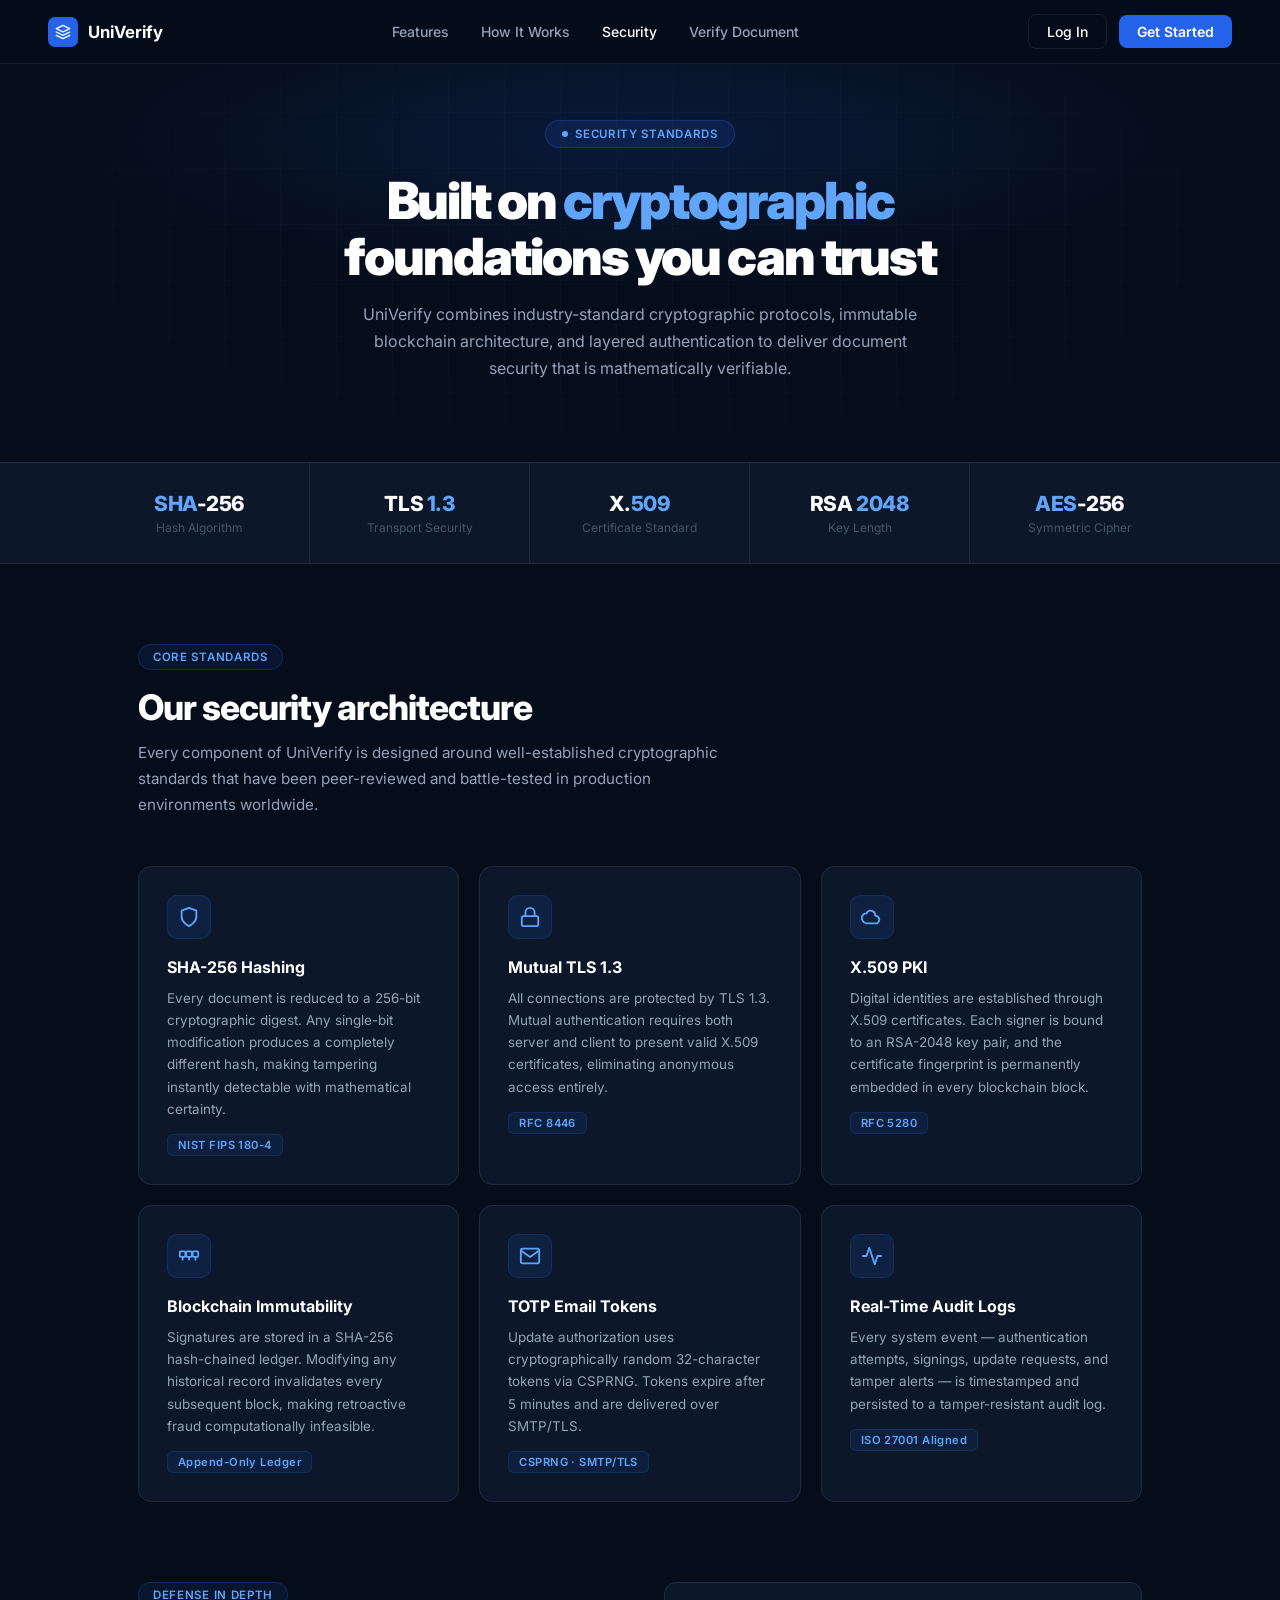
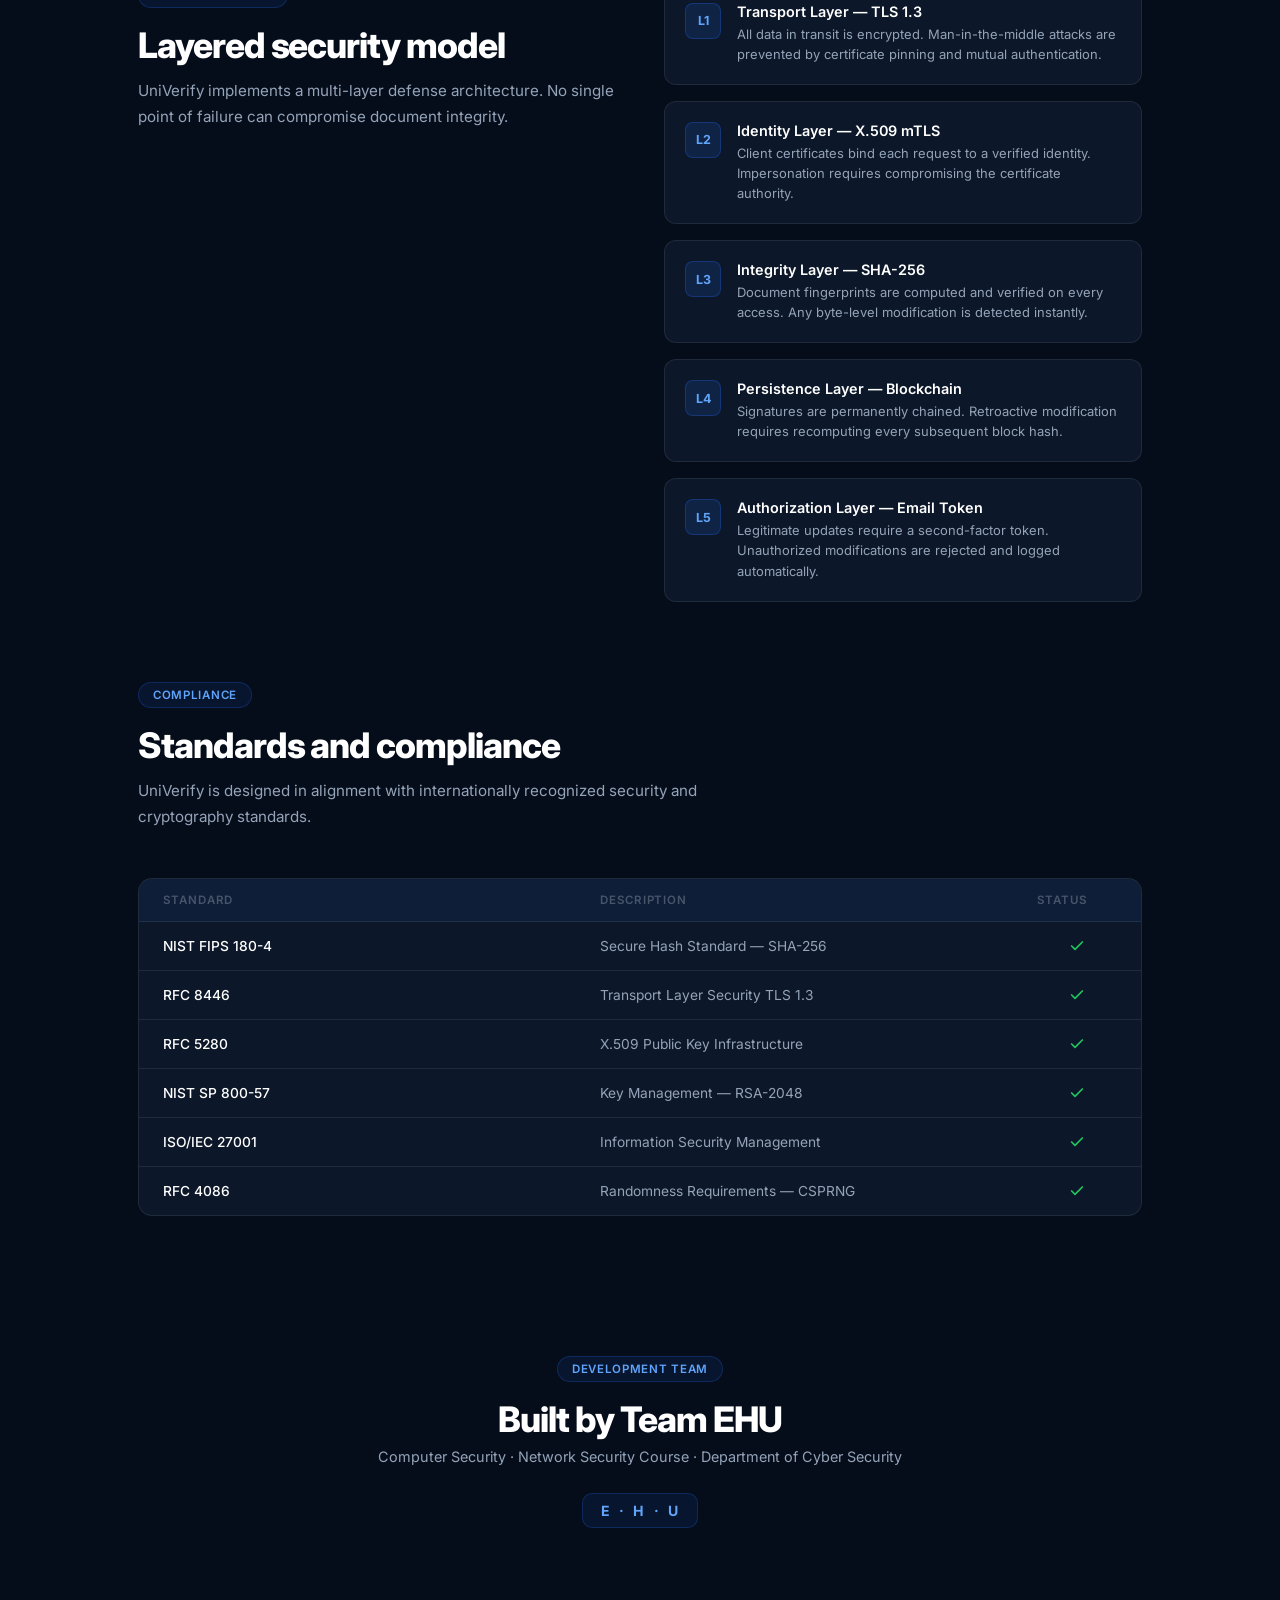
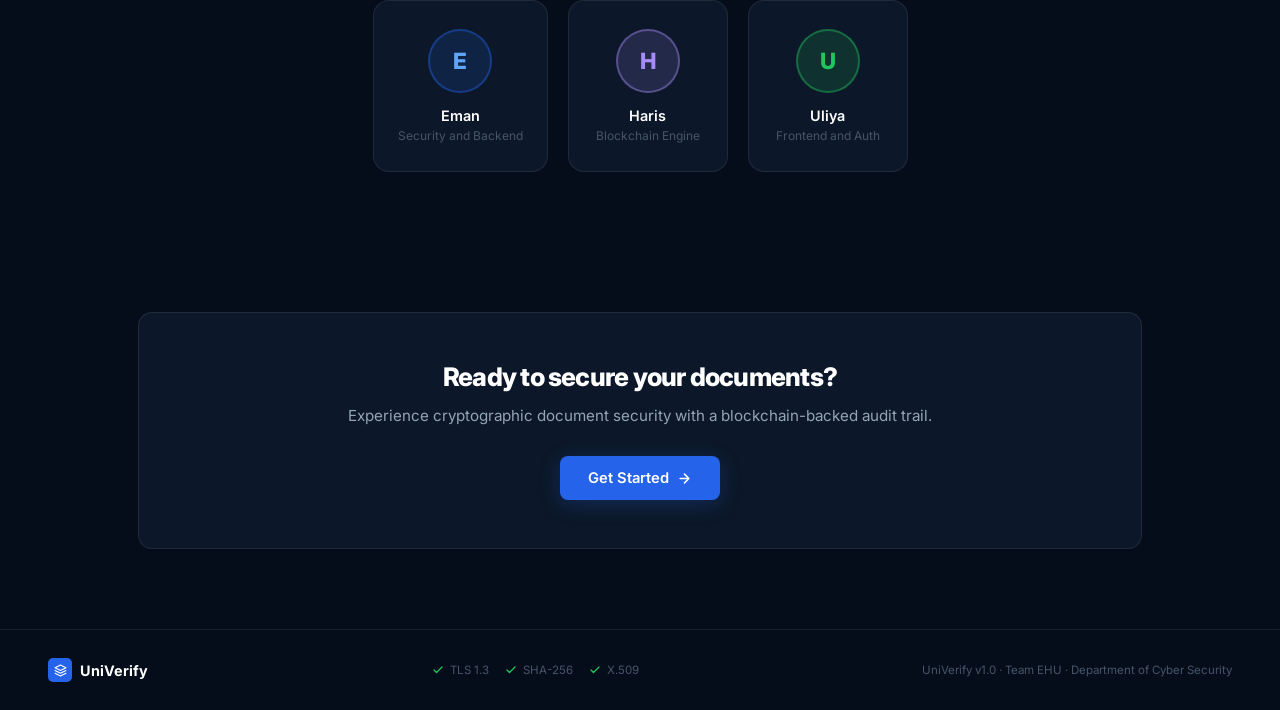
<file: templates/security.html>
<!DOCTYPE html>
<html lang="en">
<head>
    <meta charset="UTF-8">
    <meta name="viewport" content="width=device-width, initial-scale=1.0">
    <title>UniVerify — Security Standards</title>
    <link href="https://fonts.googleapis.com/css2?family=Inter:wght@400;500;600;700;800;900&display=swap" rel="stylesheet">
    <style>
        :root{--bg:#050d1a;--bg-card:#0c1829;--bg-input:#0a1520;--border:rgba(255,255,255,0.08);--accent:#2563eb;--accent-2:#1d4ed8;--accent-glow:rgba(37,99,235,0.25);--text-1:#ffffff;--text-2:#94a3b8;--text-3:#475569;--success:#22c55e;}
        *,*::before,*::after{box-sizing:border-box;margin:0;padding:0;}
        html{scroll-behavior:smooth;}
        body{background:var(--bg);font-family:'Inter',sans-serif;color:var(--text-1);}
        nav{position:fixed;top:0;left:0;right:0;z-index:100;display:flex;align-items:center;justify-content:space-between;padding:0 48px;height:64px;background:rgba(5,13,26,0.9);backdrop-filter:blur(20px);border-bottom:1px solid var(--border);}
        .nav-brand{display:flex;align-items:center;gap:10px;text-decoration:none;}
        .nav-logo{width:30px;height:30px;background:var(--accent);border-radius:7px;display:flex;align-items:center;justify-content:center;}
        .nav-logo svg{width:16px;height:16px;color:#fff;}
        .nav-name{font-size:1.05rem;font-weight:700;color:var(--text-1);}
        .nav-links{display:flex;align-items:center;gap:32px;}
        .nav-links a{font-size:0.875rem;font-weight:500;color:var(--text-2);text-decoration:none;transition:color 0.15s;}
        .nav-links a:hover,.nav-links a.active{color:var(--text-1);}
        .nav-actions{display:flex;align-items:center;gap:12px;}
        .btn-ghost{background:transparent;border:1px solid var(--border);color:var(--text-1);border-radius:8px;padding:8px 18px;font-size:0.875rem;font-weight:500;font-family:'Inter',sans-serif;cursor:pointer;text-decoration:none;display:inline-flex;align-items:center;transition:all 0.15s;}
        .btn-ghost:hover{border-color:rgba(255,255,255,0.2);background:rgba(255,255,255,0.04);}
        .btn-nav-cta{background:var(--accent);color:#fff;border:none;border-radius:8px;padding:8px 18px;font-size:0.875rem;font-weight:600;font-family:'Inter',sans-serif;cursor:pointer;text-decoration:none;display:inline-flex;align-items:center;transition:background 0.15s;}
        .btn-nav-cta:hover{background:var(--accent-2);}
        .hero{padding:120px 48px 80px;text-align:center;position:relative;overflow:hidden;}
        .hero::before{content:'';position:absolute;inset:0;background:radial-gradient(ellipse 70% 50% at 50% 30%,rgba(37,99,235,0.15) 0%,transparent 65%);}
        .hero::after{content:'';position:absolute;inset:0;background-image:linear-gradient(rgba(255,255,255,0.02) 1px,transparent 1px),linear-gradient(90deg,rgba(255,255,255,0.02) 1px,transparent 1px);background-size:56px 56px;mask-image:radial-gradient(ellipse 80% 80% at 50% 50%,black 30%,transparent 80%);}
        .hero-inner{position:relative;z-index:1;max-width:700px;margin:0 auto;}
        .hero-badge{display:inline-flex;align-items:center;gap:7px;background:rgba(37,99,235,0.12);border:1px solid rgba(37,99,235,0.3);border-radius:20px;padding:6px 16px;font-size:0.72rem;font-weight:600;color:#60a5fa;letter-spacing:0.06em;text-transform:uppercase;margin-bottom:24px;}
        .badge-dot{width:6px;height:6px;border-radius:50%;background:#60a5fa;animation:pulse 2s infinite;}
        @keyframes pulse{0%,100%{opacity:1}50%{opacity:0.3}}
        .hero-title{font-size:clamp(2rem,4vw,3.2rem);font-weight:900;letter-spacing:-0.04em;line-height:1.1;margin-bottom:16px;}
        .hero-title .blue{color:#60a5fa;}
        .hero-sub{font-size:1rem;color:var(--text-2);line-height:1.7;max-width:560px;margin:0 auto;}
        .standards-bar{display:flex;justify-content:center;border-top:1px solid var(--border);border-bottom:1px solid var(--border);background:var(--bg-card);}
        .std-item{flex:1;max-width:220px;text-align:center;padding:28px 16px;border-right:1px solid var(--border);}
        .std-item:last-child{border-right:none;}
        .std-val{font-size:1.3rem;font-weight:800;color:var(--text-1);letter-spacing:-0.02em;margin-bottom:4px;}
        .std-val .blue{color:#60a5fa;}
        .std-lbl{font-size:0.75rem;color:var(--text-3);}
        .content{max-width:1100px;margin:0 auto;padding:80px 48px;}
        .section-eyebrow{display:inline-flex;align-items:center;gap:7px;background:rgba(37,99,235,0.1);border:1px solid rgba(37,99,235,0.25);border-radius:20px;padding:5px 14px;font-size:0.72rem;font-weight:600;color:#60a5fa;letter-spacing:0.06em;text-transform:uppercase;margin-bottom:16px;}
        .section-title{font-size:clamp(1.6rem,3vw,2.2rem);font-weight:800;letter-spacing:-0.03em;margin-bottom:12px;line-height:1.2;}
        .section-sub{font-size:0.95rem;color:var(--text-2);line-height:1.7;max-width:580px;margin-bottom:48px;}
        .sec-grid{display:grid;grid-template-columns:repeat(3,1fr);gap:20px;margin-bottom:80px;}
        .sec-card{background:var(--bg-card);border:1px solid var(--border);border-radius:14px;padding:28px;transition:border-color 0.2s,transform 0.2s;}
        .sec-card:hover{border-color:rgba(37,99,235,0.4);transform:translateY(-3px);}
        .sec-icon{width:44px;height:44px;background:rgba(37,99,235,0.12);border:1px solid rgba(37,99,235,0.2);border-radius:10px;display:flex;align-items:center;justify-content:center;margin-bottom:18px;}
        .sec-icon svg{width:22px;height:22px;color:#60a5fa;}
        .sec-title{font-size:1rem;font-weight:700;color:var(--text-1);margin-bottom:10px;}
        .sec-desc{font-size:0.84rem;color:var(--text-2);line-height:1.65;}
        .sec-tag{display:inline-flex;align-items:center;margin-top:14px;background:rgba(37,99,235,0.1);border:1px solid rgba(37,99,235,0.2);border-radius:6px;padding:3px 10px;font-size:0.7rem;font-weight:600;color:#60a5fa;letter-spacing:0.04em;}
        .layers-wrap{display:grid;grid-template-columns:1fr 1fr;gap:48px;align-items:start;margin-bottom:80px;}
        .layers-list{display:flex;flex-direction:column;gap:16px;}
        .layer-item{display:flex;gap:16px;align-items:flex-start;background:var(--bg-card);border:1px solid var(--border);border-radius:12px;padding:20px;}
        .layer-num{width:36px;height:36px;border-radius:8px;background:rgba(37,99,235,0.15);border:1px solid rgba(37,99,235,0.3);display:flex;align-items:center;justify-content:center;font-size:0.78rem;font-weight:700;color:#60a5fa;flex-shrink:0;}
        .layer-title{font-size:0.9rem;font-weight:600;color:var(--text-1);margin-bottom:4px;}
        .layer-desc{font-size:0.81rem;color:var(--text-2);line-height:1.55;}
        .compliance-table{background:var(--bg-card);border:1px solid var(--border);border-radius:14px;overflow:hidden;margin-bottom:80px;}
        .table-header{display:grid;grid-template-columns:1fr 1fr 80px;padding:14px 24px;background:rgba(37,99,235,0.08);border-bottom:1px solid var(--border);}
        .table-header span{font-size:0.72rem;font-weight:600;color:var(--text-3);text-transform:uppercase;letter-spacing:0.08em;}
        .table-row{display:grid;grid-template-columns:1fr 1fr 80px;padding:16px 24px;border-bottom:1px solid var(--border);align-items:center;transition:background 0.15s;}
        .table-row:last-child{border-bottom:none;}
        .table-row:hover{background:rgba(255,255,255,0.02);}
        .table-row span{font-size:0.86rem;color:var(--text-2);}
        .table-row .std-name{color:var(--text-1);font-weight:500;}
        .check{display:flex;align-items:center;justify-content:center;}
        .check svg{width:16px;height:16px;color:var(--success);}
        .team-section{text-align:center;padding:60px 0;}
        .monogram-wrap{display:flex;justify-content:center;gap:20px;margin:40px 0;}
        .monogram-card{background:var(--bg-card);border:1px solid var(--border);border-radius:16px;padding:28px 24px;min-width:160px;text-align:center;transition:border-color 0.2s,transform 0.2s;}
        .monogram-card:hover{border-color:rgba(37,99,235,0.4);transform:translateY(-3px);}
        .monogram-circle{width:64px;height:64px;border-radius:50%;display:flex;align-items:center;justify-content:center;margin:0 auto 14px;font-size:1.4rem;font-weight:800;}
        .m-e{background:rgba(37,99,235,0.15);border:2px solid rgba(37,99,235,0.4);color:#60a5fa;}
        .m-h{background:rgba(167,139,250,0.15);border:2px solid rgba(167,139,250,0.4);color:#a78bfa;}
        .m-u{background:rgba(34,197,94,0.15);border:2px solid rgba(34,197,94,0.4);color:#22c55e;}
        .member-name{font-size:0.9rem;font-weight:600;color:var(--text-1);margin-bottom:4px;}
        .member-role{font-size:0.75rem;color:var(--text-3);}
        .ehu-badge{display:inline-flex;align-items:center;gap:6px;background:rgba(37,99,235,0.1);border:1px solid rgba(37,99,235,0.25);border-radius:10px;padding:8px 18px;font-size:0.88rem;font-weight:700;color:#60a5fa;letter-spacing:0.08em;margin-bottom:32px;}
        .cta-bar{background:var(--bg-card);border:1px solid var(--border);border-radius:14px;padding:48px;text-align:center;margin-top:40px;}
        .cta-title{font-size:1.6rem;font-weight:800;letter-spacing:-0.03em;margin-bottom:12px;}
        .cta-sub{font-size:0.95rem;color:var(--text-2);margin-bottom:28px;line-height:1.6;}
        .btn-cta{background:var(--accent);color:#fff;border:none;border-radius:8px;padding:13px 28px;font-size:0.92rem;font-weight:600;font-family:'Inter',sans-serif;cursor:pointer;text-decoration:none;display:inline-flex;align-items:center;gap:8px;transition:all 0.15s;box-shadow:0 4px 20px var(--accent-glow);}
        .btn-cta:hover{background:var(--accent-2);}
        .btn-cta svg{width:15px;height:15px;}
        footer{border-top:1px solid var(--border);padding:28px 48px;display:flex;align-items:center;justify-content:space-between;flex-wrap:wrap;gap:12px;}
        .footer-brand{display:flex;align-items:center;gap:8px;text-decoration:none;}
        .footer-brand-name{font-size:0.9rem;font-weight:700;color:var(--text-1);}
        .footer-badges{display:flex;align-items:center;gap:16px;flex-wrap:wrap;}
        .footer-badge{display:flex;align-items:center;gap:6px;font-size:0.72rem;color:var(--text-3);}
        .footer-badge svg{color:var(--success);width:12px;height:12px;}
        .footer-copy{font-size:0.72rem;color:var(--text-3);}
        .reveal{opacity:0;transform:translateY(20px);transition:opacity 0.6s ease,transform 0.6s ease;}
        .reveal.visible{opacity:1;transform:translateY(0);}
        @media(max-width:900px){nav{padding:0 20px;}.nav-links{display:none;}.sec-grid{grid-template-columns:1fr;}.layers-wrap{grid-template-columns:1fr;}.content{padding:60px 24px;}.monogram-wrap{flex-wrap:wrap;}footer{padding:20px 24px;flex-direction:column;text-align:center;}}
    </style>
</head>
<body>
<nav>
    <a href="/" class="nav-brand">
        <div class="nav-logo"><svg viewBox="0 0 24 24" fill="none" stroke="currentColor" stroke-width="2" stroke-linecap="round" stroke-linejoin="round"><path d="M12 2L2 7l10 5 10-5-10-5z"/><path d="M2 17l10 5 10-5"/><path d="M2 12l10 5 10-5"/></svg></div>
        <span class="nav-name">UniVerify</span>
    </a>
    <div class="nav-links">
        <a href="/#features">Features</a>
        <a href="/#how">How It Works</a>
        <a href="/security" class="active">Security</a>
        <a href="/verify_public">Verify Document</a>
    </div>
    <div class="nav-actions">
        <a href="/login" class="btn-ghost">Log In</a>
        <a href="/register" class="btn-nav-cta">Get Started</a>
    </div>
</nav>
<div class="hero">
    <div class="hero-inner">
        <div class="hero-badge"><div class="badge-dot"></div>Security Standards</div>
        <h1 class="hero-title">Built on <span class="blue">cryptographic</span><br>foundations you can trust</h1>
        <p class="hero-sub">UniVerify combines industry-standard cryptographic protocols, immutable blockchain architecture, and layered authentication to deliver document security that is mathematically verifiable.</p>
    </div>
</div>
<div class="standards-bar">
    <div class="std-item"><div class="std-val"><span class="blue">SHA</span>-256</div><div class="std-lbl">Hash Algorithm</div></div>
    <div class="std-item"><div class="std-val">TLS <span class="blue">1.3</span></div><div class="std-lbl">Transport Security</div></div>
    <div class="std-item"><div class="std-val">X.<span class="blue">509</span></div><div class="std-lbl">Certificate Standard</div></div>
    <div class="std-item"><div class="std-val">RSA <span class="blue">2048</span></div><div class="std-lbl">Key Length</div></div>
    <div class="std-item"><div class="std-val"><span class="blue">AES</span>-256</div><div class="std-lbl">Symmetric Cipher</div></div>
</div>
<div class="content">
    <div class="reveal">
        <div class="section-eyebrow">Core Standards</div>
        <h2 class="section-title">Our security architecture</h2>
        <p class="section-sub">Every component of UniVerify is designed around well-established cryptographic standards that have been peer-reviewed and battle-tested in production environments worldwide.</p>
    </div>
    <div class="sec-grid reveal">
        <div class="sec-card"><div class="sec-icon"><svg viewBox="0 0 24 24" fill="none" stroke="currentColor" stroke-width="2" stroke-linecap="round" stroke-linejoin="round"><path d="M12 22s8-4 8-10V5l-8-3-8 3v7c0 6 8 10 8 10z"/></svg></div><div class="sec-title">SHA-256 Hashing</div><div class="sec-desc">Every document is reduced to a 256-bit cryptographic digest. Any single-bit modification produces a completely different hash, making tampering instantly detectable with mathematical certainty.</div><div class="sec-tag">NIST FIPS 180-4</div></div>
        <div class="sec-card"><div class="sec-icon"><svg viewBox="0 0 24 24" fill="none" stroke="currentColor" stroke-width="2" stroke-linecap="round" stroke-linejoin="round"><rect x="3" y="11" width="18" height="11" rx="2"/><path d="M7 11V7a5 5 0 0 1 10 0v4"/></svg></div><div class="sec-title">Mutual TLS 1.3</div><div class="sec-desc">All connections are protected by TLS 1.3. Mutual authentication requires both server and client to present valid X.509 certificates, eliminating anonymous access entirely.</div><div class="sec-tag">RFC 8446</div></div>
        <div class="sec-card"><div class="sec-icon"><svg viewBox="0 0 24 24" fill="none" stroke="currentColor" stroke-width="2" stroke-linecap="round" stroke-linejoin="round"><path d="M2 16.1A5 5 0 0 1 5.5 8h.5a5 5 0 0 1 9.5 2.5A4.5 4.5 0 0 1 17.5 19H6a5 5 0 0 1-4-2.9z"/></svg></div><div class="sec-title">X.509 PKI</div><div class="sec-desc">Digital identities are established through X.509 certificates. Each signer is bound to an RSA-2048 key pair, and the certificate fingerprint is permanently embedded in every blockchain block.</div><div class="sec-tag">RFC 5280</div></div>
        <div class="sec-card"><div class="sec-icon"><svg viewBox="0 0 24 24" fill="none" stroke="currentColor" stroke-width="2" stroke-linecap="round" stroke-linejoin="round"><rect x="2" y="7" width="6" height="6" rx="1"/><rect x="9" y="7" width="6" height="6" rx="1"/><rect x="16" y="7" width="6" height="6" rx="1"/><path d="M5 13v3M12 13v3M19 13v3"/></svg></div><div class="sec-title">Blockchain Immutability</div><div class="sec-desc">Signatures are stored in a SHA-256 hash-chained ledger. Modifying any historical record invalidates every subsequent block, making retroactive fraud computationally infeasible.</div><div class="sec-tag">Append-Only Ledger</div></div>
        <div class="sec-card"><div class="sec-icon"><svg viewBox="0 0 24 24" fill="none" stroke="currentColor" stroke-width="2" stroke-linecap="round" stroke-linejoin="round"><path d="M4 4h16c1.1 0 2 .9 2 2v12c0 1.1-.9 2-2 2H4c-1.1 0-2-.9-2-2V6c0-1.1.9-2 2-2z"/><polyline points="22,6 12,13 2,6"/></svg></div><div class="sec-title">TOTP Email Tokens</div><div class="sec-desc">Update authorization uses cryptographically random 32-character tokens via CSPRNG. Tokens expire after 5 minutes and are delivered over SMTP/TLS.</div><div class="sec-tag">CSPRNG · SMTP/TLS</div></div>
        <div class="sec-card"><div class="sec-icon"><svg viewBox="0 0 24 24" fill="none" stroke="currentColor" stroke-width="2" stroke-linecap="round" stroke-linejoin="round"><polyline points="22 12 18 12 15 21 9 3 6 12 2 12"/></svg></div><div class="sec-title">Real-Time Audit Logs</div><div class="sec-desc">Every system event — authentication attempts, signings, update requests, and tamper alerts — is timestamped and persisted to a tamper-resistant audit log.</div><div class="sec-tag">ISO 27001 Aligned</div></div>
    </div>
    <div class="layers-wrap reveal">
        <div>
            <div class="section-eyebrow">Defense in Depth</div>
            <h2 class="section-title">Layered security model</h2>
            <p class="section-sub">UniVerify implements a multi-layer defense architecture. No single point of failure can compromise document integrity.</p>
        </div>
        <div class="layers-list">
            <div class="layer-item"><div class="layer-num">L1</div><div><div class="layer-title">Transport Layer — TLS 1.3</div><div class="layer-desc">All data in transit is encrypted. Man-in-the-middle attacks are prevented by certificate pinning and mutual authentication.</div></div></div>
            <div class="layer-item"><div class="layer-num">L2</div><div><div class="layer-title">Identity Layer — X.509 mTLS</div><div class="layer-desc">Client certificates bind each request to a verified identity. Impersonation requires compromising the certificate authority.</div></div></div>
            <div class="layer-item"><div class="layer-num">L3</div><div><div class="layer-title">Integrity Layer — SHA-256</div><div class="layer-desc">Document fingerprints are computed and verified on every access. Any byte-level modification is detected instantly.</div></div></div>
            <div class="layer-item"><div class="layer-num">L4</div><div><div class="layer-title">Persistence Layer — Blockchain</div><div class="layer-desc">Signatures are permanently chained. Retroactive modification requires recomputing every subsequent block hash.</div></div></div>
            <div class="layer-item"><div class="layer-num">L5</div><div><div class="layer-title">Authorization Layer — Email Token</div><div class="layer-desc">Legitimate updates require a second-factor token. Unauthorized modifications are rejected and logged automatically.</div></div></div>
        </div>
    </div>
    <div class="reveal">
        <div class="section-eyebrow">Compliance</div>
        <h2 class="section-title">Standards and compliance</h2>
        <p class="section-sub">UniVerify is designed in alignment with internationally recognized security and cryptography standards.</p>
    </div>
    <div class="compliance-table reveal">
        <div class="table-header"><span>Standard</span><span>Description</span><span>Status</span></div>
        <div class="table-row"><span class="std-name">NIST FIPS 180-4</span><span>Secure Hash Standard — SHA-256</span><div class="check"><svg viewBox="0 0 24 24" fill="none" stroke="currentColor" stroke-width="2.5" stroke-linecap="round" stroke-linejoin="round"><polyline points="20 6 9 17 4 12"/></svg></div></div>
        <div class="table-row"><span class="std-name">RFC 8446</span><span>Transport Layer Security TLS 1.3</span><div class="check"><svg viewBox="0 0 24 24" fill="none" stroke="currentColor" stroke-width="2.5" stroke-linecap="round" stroke-linejoin="round"><polyline points="20 6 9 17 4 12"/></svg></div></div>
        <div class="table-row"><span class="std-name">RFC 5280</span><span>X.509 Public Key Infrastructure</span><div class="check"><svg viewBox="0 0 24 24" fill="none" stroke="currentColor" stroke-width="2.5" stroke-linecap="round" stroke-linejoin="round"><polyline points="20 6 9 17 4 12"/></svg></div></div>
        <div class="table-row"><span class="std-name">NIST SP 800-57</span><span>Key Management — RSA-2048</span><div class="check"><svg viewBox="0 0 24 24" fill="none" stroke="currentColor" stroke-width="2.5" stroke-linecap="round" stroke-linejoin="round"><polyline points="20 6 9 17 4 12"/></svg></div></div>
        <div class="table-row"><span class="std-name">ISO/IEC 27001</span><span>Information Security Management</span><div class="check"><svg viewBox="0 0 24 24" fill="none" stroke="currentColor" stroke-width="2.5" stroke-linecap="round" stroke-linejoin="round"><polyline points="20 6 9 17 4 12"/></svg></div></div>
        <div class="table-row"><span class="std-name">RFC 4086</span><span>Randomness Requirements — CSPRNG</span><div class="check"><svg viewBox="0 0 24 24" fill="none" stroke="currentColor" stroke-width="2.5" stroke-linecap="round" stroke-linejoin="round"><polyline points="20 6 9 17 4 12"/></svg></div></div>
    </div>
    <div class="team-section reveal">
        <div class="section-eyebrow" style="margin-bottom:16px;">Development Team</div>
        <h2 class="section-title" style="margin-bottom:8px;">Built by Team EHU</h2>
        <p style="color:var(--text-2);font-size:0.9rem;margin-bottom:28px;">Computer Security · Network Security Course · Department of Cyber Security</p>
        <div class="ehu-badge">E &nbsp;·&nbsp; H &nbsp;·&nbsp; U</div>
        <div class="monogram-wrap">
            <div class="monogram-card"><div class="monogram-circle m-e">E</div><div class="member-name">Eman</div><div class="member-role">Security and Backend</div></div>
            <div class="monogram-card"><div class="monogram-circle m-h">H</div><div class="member-name">Haris</div><div class="member-role">Blockchain Engine</div></div>
            <div class="monogram-card"><div class="monogram-circle m-u">U</div><div class="member-name">Uliya</div><div class="member-role">Frontend and Auth</div></div>
        </div>
    </div>
    <div class="cta-bar reveal">
        <div class="cta-title">Ready to secure your documents?</div>
        <div class="cta-sub">Experience cryptographic document security with a blockchain-backed audit trail.</div>
        <a href="/register" class="btn-cta">Get Started <svg viewBox="0 0 24 24" fill="none" stroke="currentColor" stroke-width="2.5" stroke-linecap="round" stroke-linejoin="round"><path d="M5 12h14M12 5l7 7-7 7"/></svg></a>
    </div>
</div>
<footer>
    <a href="/" class="footer-brand"><div class="nav-logo" style="width:24px;height:24px;border-radius:5px;"><svg viewBox="0 0 24 24" fill="none" stroke="currentColor" stroke-width="2" stroke-linecap="round" stroke-linejoin="round" style="width:13px;height:13px;"><path d="M12 2L2 7l10 5 10-5-10-5z"/><path d="M2 17l10 5 10-5"/><path d="M2 12l10 5 10-5"/></svg></div><span class="footer-brand-name">UniVerify</span></a>
    <div class="footer-badges">
        <div class="footer-badge"><svg viewBox="0 0 24 24" fill="none" stroke="currentColor" stroke-width="2.5" stroke-linecap="round" stroke-linejoin="round"><polyline points="20 6 9 17 4 12"/></svg>TLS 1.3</div>
        <div class="footer-badge"><svg viewBox="0 0 24 24" fill="none" stroke="currentColor" stroke-width="2.5" stroke-linecap="round" stroke-linejoin="round"><polyline points="20 6 9 17 4 12"/></svg>SHA-256</div>
        <div class="footer-badge"><svg viewBox="0 0 24 24" fill="none" stroke="currentColor" stroke-width="2.5" stroke-linecap="round" stroke-linejoin="round"><polyline points="20 6 9 17 4 12"/></svg>X.509</div>
    </div>
    <div class="footer-copy">UniVerify v1.0 · Team EHU · Department of Cyber Security</div>
</footer>
<script>
const observer=new IntersectionObserver((e)=>{e.forEach(el=>{if(el.isIntersecting)el.target.classList.add("visible");});},{threshold:0.1});
document.querySelectorAll(".reveal").forEach(el=>observer.observe(el));
</script>
</body>
</html>
</file>
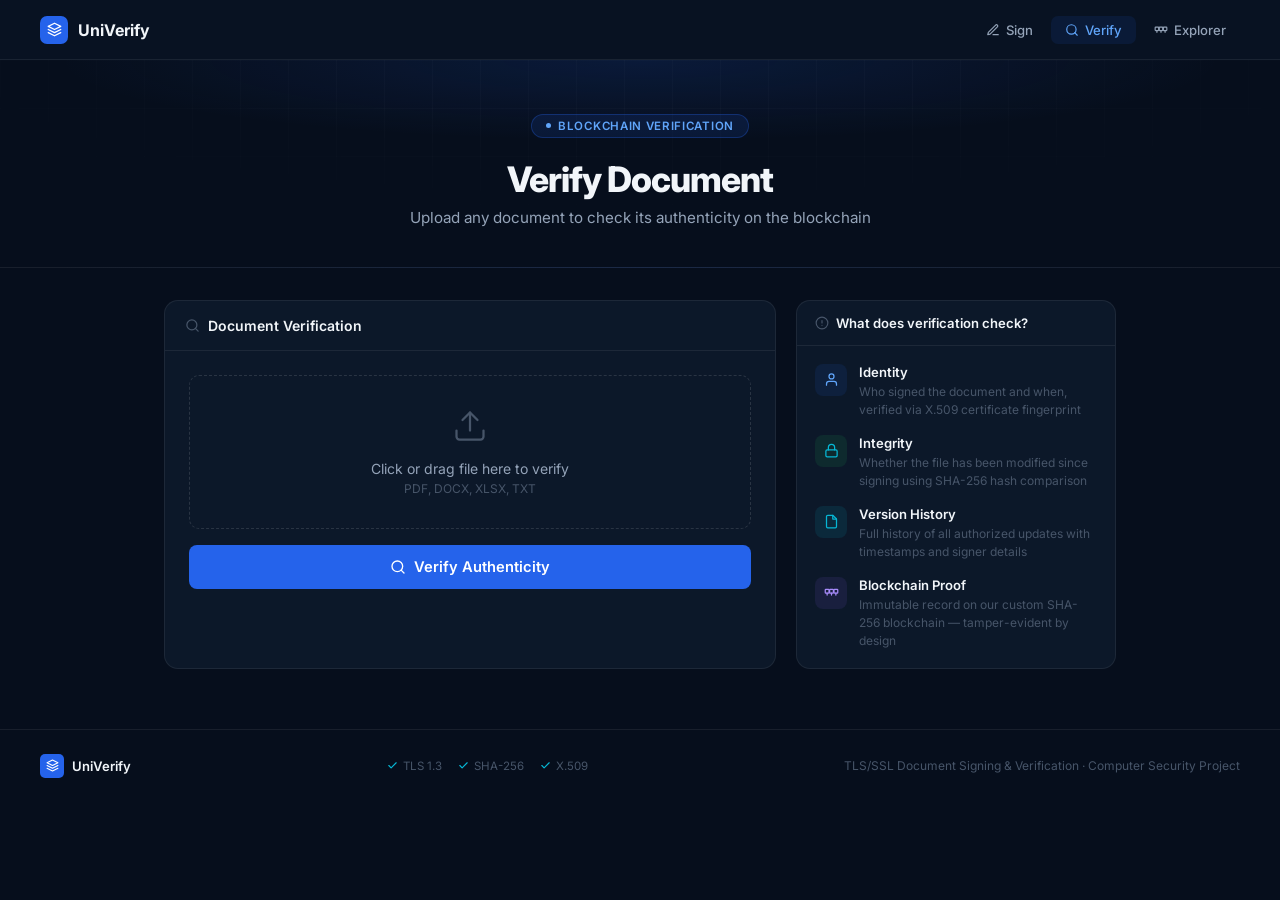
<file: templates/verify.html>
<!DOCTYPE html>
<html lang="en">
<head>
    <meta charset="UTF-8">
    <meta name="viewport" content="width=device-width, initial-scale=1.0">
    <title>UniVerify — Verify Document</title>
    <link href="https://fonts.googleapis.com/css2?family=Inter:wght@400;500;600;700;800&family=JetBrains+Mono:wght@400;500&display=swap" rel="stylesheet">
    <style>
        :root {
            --bg:       #060e1c;
            --bg-card:  #0c1829;
            --bg-input: #0a1520;
            --sidebar:  #091423;
            --border:   rgba(255,255,255,0.07);
            --border2:  rgba(255,255,255,0.12);
            --accent:   #2563eb;
            --text-1:   #f1f5f9;
            --text-2:   #94a3b8;
            --text-3:   #475569;
            --success:  #60a5fa;
            --warn:     #f59e0b;
            --error:    #ef4444;
            --cyan:     #06b6d4;
        }
        *, *::before, *::after { box-sizing: border-box; margin: 0; padding: 0; }
        body { background: var(--bg); font-family: 'Inter', sans-serif; color: var(--text-1); min-height: 100vh; }

        /* NAV */
        nav {
            position: sticky; top: 0; z-index: 100;
            background: rgba(9,20,35,0.95); backdrop-filter: blur(20px);
            border-bottom: 1px solid var(--border);
            display: flex; align-items: center; justify-content: space-between;
            padding: 0 40px; height: 60px;
        }
        .nav-brand { display: flex; align-items: center; gap: 10px; text-decoration: none; }
        .nav-logo { width: 28px; height: 28px; background: var(--accent); border-radius: 7px; display: flex; align-items: center; justify-content: center; }
        .nav-logo svg { width: 15px; height: 15px; color: #fff; }
        .nav-name { font-size: 1rem; font-weight: 700; color: var(--text-1); }
        .nav-links { display: flex; align-items: center; gap: 4px; }
        .nav-link { display: flex; align-items: center; gap: 6px; padding: 6px 14px; border-radius: 7px; font-size: 0.82rem; font-weight: 500; color: var(--text-2); text-decoration: none; transition: all 0.15s; }
        .nav-link svg { width: 14px; height: 14px; }
        .nav-link:hover { color: var(--text-1); background: rgba(255,255,255,0.05); }
        .nav-link.active { color: #60a5fa; background: rgba(37,99,235,0.1); }

        /* HERO */
        .hero {
            padding: 52px 40px 40px; text-align: center;
            background: radial-gradient(ellipse 70% 60% at 50% 0%, rgba(37,99,235,0.14) 0%, transparent 65%);
            border-bottom: 1px solid var(--border);
            position: relative; overflow: hidden;
        }
        .hero::after { content: ''; position: absolute; inset: 0; background-image: linear-gradient(rgba(255,255,255,0.02) 1px, transparent 1px), linear-gradient(90deg, rgba(255,255,255,0.02) 1px, transparent 1px); background-size: 48px 48px; mask-image: radial-gradient(ellipse 80% 100% at 50% 0%, black 30%, transparent 80%); }
        .hero-eyebrow { display: inline-flex; align-items: center; gap: 7px; background: rgba(37,99,235,0.12); border: 1px solid rgba(37,99,235,0.3); border-radius: 20px; padding: 4px 14px; font-size: 0.72rem; font-weight: 600; color: #60a5fa; letter-spacing: 0.06em; text-transform: uppercase; margin-bottom: 20px; position: relative; z-index: 1; }
        .eyebrow-dot { width: 5px; height: 5px; border-radius: 50%; background: #60a5fa; animation: pulse 2s infinite; }
        @keyframes pulse { 0%,100%{opacity:1} 50%{opacity:0.3} }
        .hero-title { font-size: 2.2rem; font-weight: 800; letter-spacing: -0.03em; margin-bottom: 8px; position: relative; z-index: 1; }
        .hero-sub { font-size: 0.95rem; color: var(--text-2); position: relative; z-index: 1; }

        /* LAYOUT */
        .container { max-width: 1000px; margin: 0 auto; padding: 0 24px; }
        .layout { display: grid; grid-template-columns: 1fr 320px; gap: 20px; margin: 32px 0 60px; }

        /* VERIFY CARD */
        .card { background: var(--bg-card); border: 1px solid var(--border); border-radius: 14px; overflow: hidden; }
        .card-head { padding: 16px 20px; border-bottom: 1px solid var(--border); display: flex; align-items: center; gap: 8px; font-size: 0.875rem; font-weight: 600; color: var(--text-1); }
        .card-head svg { width: 15px; height: 15px; color: var(--text-3); }
        .card-body { padding: 24px; }

        /* UPLOAD ZONE */
        .upload-zone {
            border: 1.5px dashed rgba(255,255,255,0.12); border-radius: 10px;
            padding: 32px; text-align: center; cursor: pointer;
            transition: all 0.2s; margin-bottom: 16px;
        }
        .upload-zone:hover, .upload-zone.dragover { border-color: var(--accent); background: rgba(37,99,235,0.04); }
        .upload-zone svg { width: 36px; height: 36px; color: var(--text-3); margin-bottom: 12px; }
        .upload-label { font-size: 0.875rem; color: var(--text-2); margin-bottom: 4px; }
        .upload-types { font-size: 0.75rem; color: var(--text-3); }
        .upload-fname { font-size: 0.82rem; color: var(--cyan); margin-top: 10px; font-weight: 500; display: flex; align-items: center; justify-content: center; gap: 6px; }
        .upload-fname svg { width: 14px; height: 14px; }

        .btn-verify { width: 100%; background: var(--accent); color: #fff; border: none; border-radius: 8px; padding: 13px; font-size: 0.92rem; font-weight: 600; font-family: 'Inter', sans-serif; cursor: pointer; display: flex; align-items: center; justify-content: center; gap: 8px; transition: background 0.15s; }
        .btn-verify svg { width: 16px; height: 16px; }
        .btn-verify:hover { background: #1d4ed8; }
        .btn-verify:disabled { opacity: 0.5; cursor: not-allowed; }

        /* RESULT BOXES */
        .result-box { border-radius: 12px; padding: 22px; margin-top: 18px; display: none; }
        .result-authentic { background: rgba(37,99,235,0.06);  border: 1px solid rgba(37,99,235,0.3); }
        .result-tampered  { background: rgba(239,68,68,0.06);  border: 1px solid rgba(239,68,68,0.25); }
        .result-unregistered { background: rgba(245,158,11,0.06); border: 1px solid rgba(245,158,11,0.25); }


        .result-status { display: flex; align-items: center; gap: 10px; margin-bottom: 18px; }
        .result-icon { width: 40px; height: 40px; border-radius: 10px; display: flex; align-items: center; justify-content: center; flex-shrink: 0; }
        .result-icon svg { width: 20px; height: 20px; }
        .icon-ok   { background: rgba(37,99,235,0.12); }  .icon-ok svg   { color: #60a5fa; }
        .icon-bad  { background: rgba(239,68,68,0.12); }  .icon-bad svg  { color: var(--error); }
        .icon-warn { background: rgba(245,158,11,0.12); } .icon-warn svg { color: var(--warn); }
        .result-label { font-size: 1rem; font-weight: 700; letter-spacing: -0.01em; }
        .label-ok   { color: #60a5fa; }
        .label-bad  { color: var(--error); }
        .label-warn { color: var(--warn); }

        .info-row { display: flex; justify-content: space-between; align-items: flex-start; padding: 9px 0; border-bottom: 1px solid var(--border); gap: 12px; }
        .info-row:last-child { border-bottom: none; }
        .info-label { font-size: 0.75rem; color: var(--text-3); font-weight: 500; white-space: nowrap; padding-top: 1px; }
        .info-value { font-size: 0.8rem; color: var(--text-2); text-align: right; word-break: break-all; max-width: 68%; }
        .val-mono   { font-family: 'JetBrains Mono', monospace; font-size: 0.7rem; }
        .val-green  { color: #60a5fa; }
        .val-cyan   { color: #60a5fa; }

        .section-label { font-size: 0.72rem; font-weight: 600; color: var(--text-3); text-transform: uppercase; letter-spacing: 0.08em; margin: 16px 0 10px; }

        .version-item {
            background: var(--bg-input); border-radius: 8px; padding: 12px 14px;
            margin-bottom: 8px; border-left: 2px solid var(--accent);
        }
        .version-item:last-child { margin-bottom: 0; }
        .version-label { font-size: 0.78rem; font-weight: 600; color: #60a5fa; margin-bottom: 4px; }
        .version-meta  { font-size: 0.72rem; color: var(--text-3); }

        /* INFO SIDEBAR */
        .info-card { background: var(--bg-card); border: 1px solid var(--border); border-radius: 14px; overflow: hidden; }
        .info-card-head { padding: 14px 18px; border-bottom: 1px solid var(--border); font-size: 0.82rem; font-weight: 600; color: var(--text-1); display: flex; align-items: center; gap: 7px; }
        .info-card-head svg { width: 14px; height: 14px; color: var(--text-3); }
        .info-card-body { padding: 18px; display: flex; flex-direction: column; gap: 16px; }
        .info-feature { display: flex; align-items: flex-start; gap: 12px; }
        .info-feat-icon { width: 32px; height: 32px; border-radius: 8px; display: flex; align-items: center; justify-content: center; flex-shrink: 0; }
        .info-feat-icon svg { width: 15px; height: 15px; }
        .fi-blue   { background: rgba(37,99,235,0.1); }  .fi-blue svg   { color: #60a5fa; }
        .fi-green  { background: rgba(34,197,94,0.1); }  .fi-green svg  { color: var(--cyan); }
        .fi-cyan   { background: rgba(6,182,212,0.1); }  .fi-cyan svg   { color: var(--cyan); }
        .fi-purple { background: rgba(139,92,246,0.1); } .fi-purple svg { color: #a78bfa; }
        .info-feat-text {}
        .info-feat-title { font-size: 0.82rem; font-weight: 600; color: var(--text-1); margin-bottom: 3px; }
        .info-feat-desc  { font-size: 0.75rem; color: var(--text-3); line-height: 1.5; }

        /* FOOTER */
        footer { border-top: 1px solid var(--border); padding: 24px 40px; display: flex; align-items: center; justify-content: space-between; flex-wrap: wrap; gap: 12px; }
        .footer-brand { display: flex; align-items: center; gap: 8px; }
        .footer-name  { font-size: 0.82rem; font-weight: 600; color: var(--text-1); }
        .footer-copy  { font-size: 0.75rem; color: var(--text-3); }
        .footer-badges { display: flex; align-items: center; gap: 16px; }
        .footer-badge { display: flex; align-items: center; gap: 5px; font-size: 0.72rem; color: var(--text-3); }
        .footer-badge svg { color: var(--cyan); width: 11px; height: 11px; }

        @media (max-width: 768px) { .layout { grid-template-columns: 1fr; } nav { padding: 0 20px; } }
    </style>
</head>
<body>

<!-- NAV -->
<nav>
    <a href="/" class="nav-brand">
        <div class="nav-logo"><svg viewBox="0 0 24 24" fill="none" stroke="currentColor" stroke-width="2" stroke-linecap="round" stroke-linejoin="round"><path d="M12 2L2 7l10 5 10-5-10-5z"/><path d="M2 17l10 5 10-5"/><path d="M2 12l10 5 10-5"/></svg></div>
        <span class="nav-name">UniVerify</span>
    </a>
    <div class="nav-links">
        <a href="/dashboard" class="nav-link">
            <svg viewBox="0 0 24 24" fill="none" stroke="currentColor" stroke-width="2" stroke-linecap="round" stroke-linejoin="round"><path d="M12 20h9"/><path d="M16.5 3.5a2.121 2.121 0 0 1 3 3L7 19l-4 1 1-4L16.5 3.5z"/></svg>Sign
        </a>
        <a href="/verify" class="nav-link active">
            <svg viewBox="0 0 24 24" fill="none" stroke="currentColor" stroke-width="2" stroke-linecap="round" stroke-linejoin="round"><circle cx="11" cy="11" r="8"/><path d="m21 21-4.35-4.35"/></svg>Verify
        </a>
        <a href="/explorer" class="nav-link">
            <svg viewBox="0 0 24 24" fill="none" stroke="currentColor" stroke-width="2" stroke-linecap="round" stroke-linejoin="round"><rect x="2" y="7" width="6" height="6" rx="1"/><rect x="9" y="7" width="6" height="6" rx="1"/><rect x="16" y="7" width="6" height="6" rx="1"/><path d="M5 13v3M12 13v3M19 13v3"/></svg>Explorer
        </a>
    </div>
</nav>

<!-- HERO -->
<div class="hero">
    <div class="hero-eyebrow"><div class="eyebrow-dot"></div>Blockchain Verification</div>
    <h1 class="hero-title">Verify Document</h1>
    <p class="hero-sub">Upload any document to check its authenticity on the blockchain</p>
</div>

<div class="container">
    <div class="layout">

        <!-- VERIFY CARD -->
        <div class="card">
            <div class="card-head">
                <svg viewBox="0 0 24 24" fill="none" stroke="currentColor" stroke-width="2" stroke-linecap="round" stroke-linejoin="round"><circle cx="11" cy="11" r="8"/><path d="m21 21-4.35-4.35"/></svg>
                Document Verification
            </div>
            <div class="card-body">
                <div class="upload-zone" id="uploadArea" onclick="document.getElementById('fileInput').click()">
                    <svg viewBox="0 0 24 24" fill="none" stroke="currentColor" stroke-width="1.5" stroke-linecap="round" stroke-linejoin="round"><path d="M21 15v4a2 2 0 0 1-2 2H5a2 2 0 0 1-2-2v-4"/><polyline points="17 8 12 3 7 8"/><line x1="12" y1="3" x2="12" y2="15"/></svg>
                    <div class="upload-label">Click or drag file here to verify</div>
                    <div class="upload-types">PDF, DOCX, XLSX, TXT</div>
                    <div id="fileName" class="upload-fname" style="display:none;">
                        <svg viewBox="0 0 24 24" fill="none" stroke="currentColor" stroke-width="2.5" stroke-linecap="round" stroke-linejoin="round"><polyline points="20 6 9 17 4 12"/></svg>
                        <span id="fileNameText"></span>
                    </div>
                </div>
                <input type="file" id="fileInput" accept=".pdf,.docx,.xlsx,.txt" style="display:none" onchange="handleFileSelect(this)">

                <button class="btn-verify" id="verifyBtn" onclick="verifyDocument()">
                    <svg viewBox="0 0 24 24" fill="none" stroke="currentColor" stroke-width="2" stroke-linecap="round" stroke-linejoin="round"><circle cx="11" cy="11" r="8"/><path d="m21 21-4.35-4.35"/></svg>
                    Verify Authenticity
                </button>

                <!-- AUTHENTIC -->
                <div class="result-box result-authentic" id="authenticResult">
                    <div class="result-status">
                        <div class="result-icon icon-ok">
                            <svg viewBox="0 0 24 24" fill="none" stroke="currentColor" stroke-width="2.5" stroke-linecap="round" stroke-linejoin="round"><polyline points="20 6 9 17 4 12"/></svg>
                        </div>
                        <div>
                            <div class="result-label label-ok">Document Authentic</div>
                            <div style="font-size:0.75rem;color:var(--text-3);margin-top:2px;">Verified on blockchain</div>
                        </div>
                    </div>
                    <div id="authenticDetails"></div>
                    <div class="section-label">Version History</div>
                    <div id="versionHistory"></div>
                </div>

                <!-- TAMPERED -->
                <div class="result-box result-tampered" id="tamperedResult">
                    <div class="result-status">
                        <div class="result-icon icon-bad">
                            <svg viewBox="0 0 24 24" fill="none" stroke="currentColor" stroke-width="2" stroke-linecap="round" stroke-linejoin="round"><circle cx="12" cy="12" r="10"/><line x1="15" y1="9" x2="9" y2="15"/><line x1="9" y1="9" x2="15" y2="15"/></svg>
                        </div>
                        <div>
                            <div class="result-label label-bad">Document Tampered</div>
                            <div style="font-size:0.75rem;color:var(--text-3);margin-top:2px;">File modified after signing</div>
                        </div>
                    </div>
                    <div id="tamperedDetails"></div>
                </div>

                <!-- UNREGISTERED -->
                <div class="result-box result-unregistered" id="unregisteredResult">
                    <div class="result-status">
                        <div class="result-icon icon-warn">
                            <svg viewBox="0 0 24 24" fill="none" stroke="currentColor" stroke-width="2" stroke-linecap="round" stroke-linejoin="round"><path d="M10.29 3.86L1.82 18a2 2 0 0 0 1.71 3h16.94a2 2 0 0 0 1.71-3L13.71 3.86a2 2 0 0 0-3.42 0z"/><line x1="12" y1="9" x2="12" y2="13"/><line x1="12" y1="17" x2="12.01" y2="17"/></svg>
                        </div>
                        <div>
                            <div class="result-label label-warn">Document Unregistered</div>
                            <div style="font-size:0.75rem;color:var(--text-3);margin-top:2px;">Not found on blockchain</div>
                        </div>
                    </div>
                    <div id="unregisteredDetails"></div>
                </div>
            </div>
        </div>

        <!-- INFO SIDEBAR -->
        <div class="info-card">
            <div class="info-card-head">
                <svg viewBox="0 0 24 24" fill="none" stroke="currentColor" stroke-width="2" stroke-linecap="round" stroke-linejoin="round"><circle cx="12" cy="12" r="10"/><line x1="12" y1="8" x2="12" y2="12"/><line x1="12" y1="16" x2="12.01" y2="16"/></svg>
                What does verification check?
            </div>
            <div class="info-card-body">
                <div class="info-feature">
                    <div class="info-feat-icon fi-blue">
                        <svg viewBox="0 0 24 24" fill="none" stroke="currentColor" stroke-width="2" stroke-linecap="round" stroke-linejoin="round"><path d="M20 21v-2a4 4 0 0 0-4-4H8a4 4 0 0 0-4 4v2"/><circle cx="12" cy="7" r="4"/></svg>
                    </div>
                    <div class="info-feat-text">
                        <div class="info-feat-title">Identity</div>
                        <div class="info-feat-desc">Who signed the document and when, verified via X.509 certificate fingerprint</div>
                    </div>
                </div>
                <div class="info-feature">
                    <div class="info-feat-icon fi-green">
                        <svg viewBox="0 0 24 24" fill="none" stroke="currentColor" stroke-width="2" stroke-linecap="round" stroke-linejoin="round"><rect x="3" y="11" width="18" height="11" rx="2"/><path d="M7 11V7a5 5 0 0 1 10 0v4"/></svg>
                    </div>
                    <div class="info-feat-text">
                        <div class="info-feat-title">Integrity</div>
                        <div class="info-feat-desc">Whether the file has been modified since signing using SHA-256 hash comparison</div>
                    </div>
                </div>
                <div class="info-feature">
                    <div class="info-feat-icon fi-cyan">
                        <svg viewBox="0 0 24 24" fill="none" stroke="currentColor" stroke-width="2" stroke-linecap="round" stroke-linejoin="round"><path d="M14 2H6a2 2 0 0 0-2 2v16a2 2 0 0 0 2 2h12a2 2 0 0 0 2-2V8z"/><polyline points="14 2 14 8 20 8"/></svg>
                    </div>
                    <div class="info-feat-text">
                        <div class="info-feat-title">Version History</div>
                        <div class="info-feat-desc">Full history of all authorized updates with timestamps and signer details</div>
                    </div>
                </div>
                <div class="info-feature">
                    <div class="info-feat-icon fi-purple">
                        <svg viewBox="0 0 24 24" fill="none" stroke="currentColor" stroke-width="2" stroke-linecap="round" stroke-linejoin="round"><rect x="2" y="7" width="6" height="6" rx="1"/><rect x="9" y="7" width="6" height="6" rx="1"/><rect x="16" y="7" width="6" height="6" rx="1"/><path d="M5 13v3M12 13v3M19 13v3"/></svg>
                    </div>
                    <div class="info-feat-text">
                        <div class="info-feat-title">Blockchain Proof</div>
                        <div class="info-feat-desc">Immutable record on our custom SHA-256 blockchain — tamper-evident by design</div>
                    </div>
                </div>
            </div>
        </div>

    </div>
</div>

<!-- FOOTER -->
<footer>
    <div class="footer-brand">
        <div class="nav-logo" style="width:24px;height:24px;border-radius:5px;"><svg viewBox="0 0 24 24" fill="none" stroke="currentColor" stroke-width="2" stroke-linecap="round" stroke-linejoin="round" style="width:13px;height:13px;"><path d="M12 2L2 7l10 5 10-5-10-5z"/><path d="M2 17l10 5 10-5"/><path d="M2 12l10 5 10-5"/></svg></div>
        <span class="footer-name">UniVerify</span>
    </div>
    <div class="footer-badges">
        <div class="footer-badge"><svg viewBox="0 0 24 24" fill="none" stroke="currentColor" stroke-width="2.5" stroke-linecap="round" stroke-linejoin="round"><polyline points="20 6 9 17 4 12"/></svg>TLS 1.3</div>
        <div class="footer-badge"><svg viewBox="0 0 24 24" fill="none" stroke="currentColor" stroke-width="2.5" stroke-linecap="round" stroke-linejoin="round"><polyline points="20 6 9 17 4 12"/></svg>SHA-256</div>
        <div class="footer-badge"><svg viewBox="0 0 24 24" fill="none" stroke="currentColor" stroke-width="2.5" stroke-linecap="round" stroke-linejoin="round"><polyline points="20 6 9 17 4 12"/></svg>X.509</div>
    </div>
    <div class="footer-copy">TLS/SSL Document Signing &amp; Verification · Computer Security Project</div>
</footer>

<script>
let selectedFile = null;

function handleFileSelect(input) {
    if (input.files && input.files[0]) {
        selectedFile = input.files[0];
        document.getElementById('fileNameText').textContent = selectedFile.name;
        document.getElementById('fileName').style.display = 'flex';
        document.getElementById('uploadArea').style.borderColor = 'var(--accent)';
        ['authenticResult','tamperedResult','unregisteredResult'].forEach(id => document.getElementById(id).style.display = 'none');
    }
}

const uploadArea = document.getElementById('uploadArea');
uploadArea.addEventListener('dragover', (e) => { e.preventDefault(); uploadArea.classList.add('dragover'); });
uploadArea.addEventListener('dragleave', () => uploadArea.classList.remove('dragover'));
uploadArea.addEventListener('drop', (e) => {
    e.preventDefault();
    uploadArea.classList.remove('dragover');
    const file = e.dataTransfer.files[0];
    if (file) {
        selectedFile = file;
        document.getElementById('fileNameText').textContent = file.name;
        document.getElementById('fileName').style.display = 'flex';
    }
});

async function verifyDocument() {
    if (!selectedFile) { alert('Please select a file first.'); return; }
    const btn = document.getElementById('verifyBtn');
    btn.textContent = 'Verifying...';
    btn.disabled = true;
    ['authenticResult','tamperedResult','unregisteredResult'].forEach(id => document.getElementById(id).style.display = 'none');

    const fd = new FormData();
    fd.append('file', selectedFile);
    try {
        const res = await fetch('/api/verify', { method: 'POST', body: fd });
        const data = await res.json();

        if (data.status === 'authentic') {
            document.getElementById('authenticResult').style.display = 'block';
            document.getElementById('authenticDetails').innerHTML = `
                <div class="info-row"><span class="info-label">Signer Email</span><span class="info-value val-green">${data.signer_email}</span></div>
                <div class="info-row"><span class="info-label">Signed At</span><span class="info-value">${data.timestamp}</span></div>
                <div class="info-row"><span class="info-label">Certificate Fingerprint</span><span class="info-value val-mono" style="color:var(--text-3);">${data.cert_fingerprint}</span></div>
                <div class="info-row"><span class="info-label">File Hash (SHA-256)</span><span class="info-value val-mono val-green">${data.file_hash}</span></div>
                <div class="info-row"><span class="info-label">Block Hash</span><span class="info-value val-mono val-green">${data.block_hash}</span></div>`;
            document.getElementById('versionHistory').innerHTML = data.version_history.map((v, i) => `
                <div class="version-item">
                    <div class="version-label">Version ${i+1} ${i === data.version_history.length-1 ? '— Latest' : ''}</div>
                    <div class="version-meta">Block #${v.block_index} &nbsp;·&nbsp; ${v.timestamp}</div>
                    <div class="version-meta" style="margin-top:2px;">Signed by: ${v.email}</div>
                </div>`).join('');

        } else if (data.status === 'tampered') {
            document.getElementById('tamperedResult').style.display = 'block';
            document.getElementById('tamperedDetails').innerHTML = `
                <div style="font-size:0.82rem;color:var(--text-2);margin-bottom:12px;">File content does not match the blockchain record. The document may have been modified after signing.</div>
                <div class="info-row"><span class="info-label">Original Signer</span><span class="info-value" style="color:var(--error);">${data.original_signer}</span></div>
                <div class="info-row"><span class="info-label">Original Hash</span><span class="info-value val-mono" style="color:var(--error);font-size:0.68rem;">${data.original_hash}</span></div>`;

        } else {
            document.getElementById('unregisteredResult').style.display = 'block';
            document.getElementById('unregisteredDetails').innerHTML = `
                <div style="font-size:0.82rem;color:var(--text-2);margin-bottom:12px;">This document has never been signed or recorded on the blockchain.</div>
                <div class="info-row"><span class="info-label">Computed Hash</span><span class="info-value val-mono" style="color:var(--warn);font-size:0.68rem;">${data.file_hash}</span></div>`;
        }
    } catch(e) { alert('Error: ' + e.message); }
    finally {
        btn.innerHTML = '<svg viewBox="0 0 24 24" fill="none" stroke="currentColor" stroke-width="2" stroke-linecap="round" stroke-linejoin="round" style="width:16px;height:16px;"><circle cx="11" cy="11" r="8"/><path d="m21 21-4.35-4.35"/></svg> Verify Authenticity';
        btn.disabled = false;
    }
}
</script>
</body>
</html>
</file>
